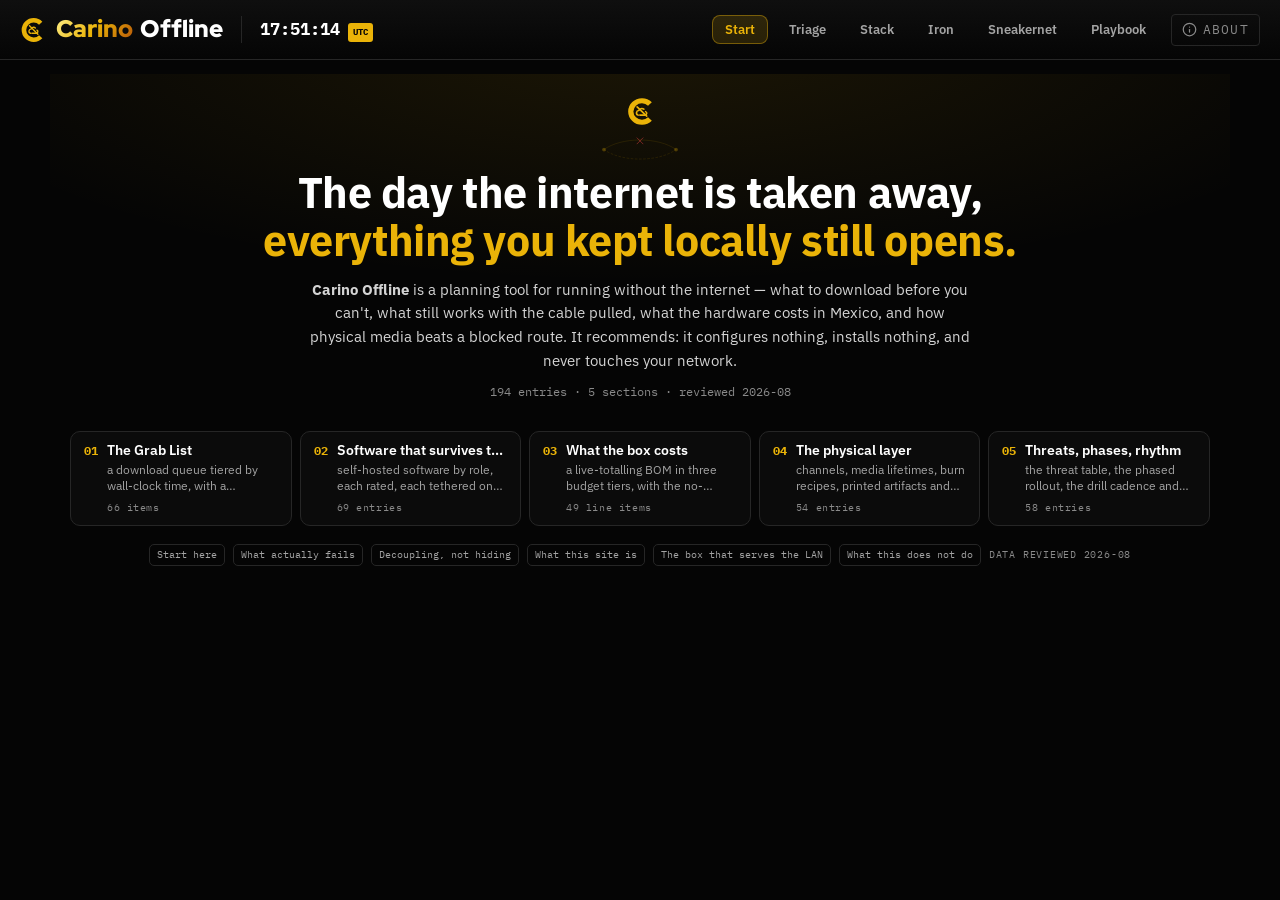
<file: index.html>
<!DOCTYPE html>
<html lang="en">
<head>
  <meta charset="UTF-8">
  <meta name="viewport" content="width=device-width, initial-scale=1.0">
  <link rel="icon" type="image/webp" href="logo.webp">
  <title>Carino Offline — intranet, sneakernet &amp; the offline stack</title>
  <!-- carino:head — generated by Carino-Systems/baseline/apply.py from sites.json; edit there, not here -->
  <meta name="description" content="What to download before you can&#x27;t, which software still works with the WAN cable pulled, what the hardware costs in Mexico, and how physical media beats a blocked route. Runs entirely in your browser, offline.">
  <meta name="carino:line" content="Plan for the day the internet goes away.">
  <link rel="canonical" href="https://offline.carino.systems/">
  <meta property="og:type" content="website">
  <meta property="og:site_name" content="Carino Systems">
  <meta property="og:title" content="Carino Offline">
  <meta property="og:description" content="What to download before you can&#x27;t, which software still works with the WAN cable pulled, what the hardware costs in Mexico, and how physical media beats a blocked route. Runs entirely in your browser, offline.">
  <meta property="og:url" content="https://offline.carino.systems/">
  <meta property="og:image" content="https://offline.carino.systems/og.jpg">
  <meta property="og:image:width" content="1200">
  <meta property="og:image:height" content="630">
  <meta property="og:image:alt" content="Carino Offline">
  <meta name="twitter:card" content="summary_large_image">
  <link rel="alternate" hreflang="en" href="https://offline.carino.systems/">
  <link rel="alternate" hreflang="es" href="https://offline.carino.systems/?lang=es">
  <link rel="alternate" hreflang="pt-BR" href="https://offline.carino.systems/?lang=pt-BR">
  <link rel="alternate" hreflang="ja" href="https://offline.carino.systems/?lang=ja">
  <link rel="alternate" hreflang="ru" href="https://offline.carino.systems/?lang=ru">
  <link rel="alternate" hreflang="x-default" href="https://offline.carino.systems/">
  <script type="application/json" id="carino-head-i18n">{"es": {"title": "Carino Offline — intranet, sneakernet y el stack sin conexión", "desc": "Qué descargar antes de que no puedas, qué software funciona sin WAN, cuánto cuesta el hardware en México y por qué el medio físico vence a una ruta bloqueada.", "line": "Prepárate para el día en que se vaya el internet."}, "pt-BR": {"title": "Carino Offline — intranet, sneakernet e o stack offline", "desc": "O que baixar enquanto dá, que software funciona sem WAN, quanto custa o hardware no México e como a mídia física vence uma rota bloqueada. Roda offline.", "line": "Prepare-se para o dia em que a internet cair."}, "ja": {"title": "Carino Offline — イントラネットとオフライン環境", "desc": "使えなくなる前に何を落とすか、WANなしで動くソフト、メキシコでのハードウェア価格、物理メディアが遮断経路に勝つ理由。ブラウザでオフライン動作。", "line": "インターネットが消える日に備える。"}, "ru": {"title": "Carino Offline — интранет, sneakernet и офлайн-стек", "desc": "Что скачать, пока не поздно, какой софт работает без WAN, сколько стоит оборудование в Мексике и почему носитель надёжнее блокировки. Работает офлайн.", "line": "Готовьтесь к дню, когда пропадёт интернет."}}</script>
  <script type="application/ld+json">{"@context": "https://schema.org", "@type": "WebApplication", "name": "Carino Offline", "url": "https://offline.carino.systems/", "description": "What to download before you can't, which software still works with the WAN cable pulled, what the hardware costs in Mexico, and how physical media beats a blocked route. Runs entirely in your browser, offline.", "operatingSystem": "Any (runs in a web browser)", "isAccessibleForFree": true, "author": {"@type": "Person", "name": "Miguel Cariño", "url": "https://carino.systems/"}}</script>
  <!-- /carino:head -->

  <!-- Theme before first paint, so neither theme flashes the other:
       ?theme=gold|color (review links; not stored) > carino-theme cookie
       (shared across *.carino.systems) > localStorage > Gold & Black. -->
  <meta name="theme-color" content="#050505" id="carinoThemeColor">
  <script>
  (function () {
    var d = document.documentElement, t = null;
    function pick(v) { return v === 'gold' ? 'gold' : (v === 'color' || v === 'colour') ? 'color' : null; }
    try { t = pick(new URLSearchParams(location.search).get('theme')); } catch (e) {}
    if (!t) { try { var m = document.cookie.match(/(?:^|;\s*)carino-theme=([^;]*)/); if (m) t = pick(decodeURIComponent(m[1])); } catch (e) {} }
    if (!t) { try { t = pick(localStorage.getItem('carino-theme')); } catch (e) {} }
    t = t || 'gold';
    d.setAttribute('data-carino-theme', t);
    var dark = d.getAttribute('data-theme') !== 'light' && window.matchMedia && matchMedia('(prefers-color-scheme: dark)').matches;
    var meta = document.getElementById('carinoThemeColor');
    if (meta) meta.content = t === 'gold' ? '#050505' : (dark ? '#0e1420' : '#eef3fc');
  })();
  </script>
  <link rel="stylesheet" href="fonts/carino-fonts.css">
  <link rel="stylesheet" href="carino-ui.css">

  <style>
    /* Tokens, base and the shared components (.landing-hero, .fchips,
       .src-line, .modal, .alert) come from carino-ui.css,
       linked above. Only Offline's extras are declared here. */
    :root{
      --primary-hover:#fbbf24;
      --border-glow:rgba(234,179,8,0.3);
    }
    a{text-decoration:none;}
    a:hover{color:var(--primary-hover);}
    button{font-family:inherit;}
    h2,h3,h4,h5{font-family:var(--display);}

    /* the page scrolls; each panel is a normal block in it */
    .wrap{max-width:1180px;width:100%;margin:0 auto;padding:14px 20px 8px;}
    @media(max-width:640px){.wrap{padding:12px 12px 6px;}}

    /* ── APP BAR: page header + search ── */
    .appbar{flex-shrink:0;display:flex;flex-direction:column;gap:8px;}
    .app-intro{display:flex;flex-direction:column;gap:3px;}
    .app-eyebrow{font-family:var(--mono);font-size:0.6rem;font-weight:700;letter-spacing:0.16em;
      text-transform:uppercase;color:var(--accent);}
    .app-title{margin:0;font-family:var(--display);font-weight:900;font-size:1.85rem;line-height:1.05;
      background:linear-gradient(130deg,#fef08a 0%,#eab308 48%,#b45309 100%);
      -webkit-background-clip:text;background-clip:text;-webkit-text-fill-color:transparent;}
    .app-desc{margin:1px 0 0;color:var(--text-sec);font-size:0.84rem;line-height:1.45;max-width:840px;
      display:-webkit-box;-webkit-line-clamp:2;-webkit-box-orient:vertical;overflow:hidden;}
    .app-desc b{color:var(--text);}
    @media(max-width:640px){.app-title{font-size:1.5rem;}.app-desc{font-size:0.8rem;}}
    /* ── FILTER BAR — carino-ui.css .fchips: chips first, then Find ── */
    .fchips{margin:10px -20px 12px;padding:10px 20px;min-height:46px;}
    @media(max-width:640px){.fchips{margin:8px -12px 10px;padding:9px 12px;}}
    /* CJK facet labels (段階, カテゴリー) would otherwise break one glyph per line in the nowrap strip */
    .fchip-lbl{white-space:nowrap;flex:none;}
    #chips{display:contents;}
    .find-chip .kbd{margin-left:4px;padding:0 5px;font-size:var(--fs-micro);}
    #q{width:240px;flex:none;padding:5px 10px;font-size:var(--fs-label);}
    #q:focus{outline:none;border-color:var(--accent);box-shadow:0 0 0 3px var(--accent-glow);}
    #q[hidden]{display:none;}
    @media(max-width:640px){#q{width:180px;}}

    /* ── SECTION TABS — relocated into the shared navbar (carino-navbar.js) ── */
    .tabs{display:flex;gap:6px;align-items:center;}
    .tab{display:flex;align-items:center;gap:7px;border:1px solid transparent;border-radius:8px;background:transparent;
      color:var(--text-sec);font-family:var(--sans);font-weight:600;font-size:0.82rem;padding:7px 12px;cursor:pointer;
      transition:0.13s;white-space:nowrap;line-height:1;}
    .tab:hover{color:var(--text);background:rgba(255,255,255,0.05);}
    .tab.active{color:var(--accent);background:var(--accent-glow);border-color:rgba(234,179,8,0.4);}
    .tab .tnum{font-family:var(--mono);font-size:0.6rem;font-weight:700;letter-spacing:0.1em;opacity:0.7;}
    .tab .tlead{font-family:var(--sans);font-weight:400;font-size:0.72rem;color:var(--text-muted);}
    /* inside the 60px navbar there's no room for the numbers / sub-labels */
    #carinoNav .tab .tnum,#carinoNav .tab .tlead{display:none;}
    #carinoNav .cn-actions{overflow-x:auto;scrollbar-width:none;}
    #carinoNav .cn-actions::-webkit-scrollbar{display:none;}
    @media(max-width:520px){#carinoNav .tab{padding:7px 9px;font-size:0.78rem;}}

    /* ── PANELS: exactly one visible; the page itself scrolls ── */
    .panel{display:none;}
    .panel.active{display:block;}

    /* rating legend: swatches only — the section description carries the words */
    .legend{display:flex;gap:12px;flex-wrap:wrap;font-family:var(--mono);font-size:0.62rem;color:var(--text-muted);}
    .legend .lg{white-space:nowrap;cursor:help;}

    /* ══ SUMMARY STRIP — one line carrying what four stat tiles used to ══ */
    .summary{display:flex;align-items:center;gap:16px;flex-wrap:wrap;margin-bottom:10px;
      border:1px solid var(--border-glow);border-radius:10px;background:var(--accent-faint);
      padding:8px 13px;font-family:var(--mono);font-variant-numeric:tabular-nums;}
    .sm-c{font-size:0.72rem;color:var(--text-muted);white-space:nowrap;}
    .sm-c b{color:var(--accent);font-size:0.92rem;font-weight:700;}
    .sm-of{color:var(--text-muted);font-weight:400;font-size:0.72rem;}
    .sm-k{font-size:var(--fs-micro);text-transform:uppercase;letter-spacing:0.09em;}
    .sm-bar{flex:1;min-width:70px;height:4px;border-radius:3px;background:var(--border);overflow:hidden;display:block;}
    .sm-pct{font-size:0.68rem;color:var(--accent);font-weight:700;}
    @media(max-width:620px){.sm-bar{display:none;}.summary{gap:11px;}}

    /* ══ POPUP MENU — keeps six rarely-pressed buttons off the screen ══ */
    .menu-wrap{position:relative;display:inline-flex;}
    .menu{position:absolute;top:calc(100% + 5px);left:0;z-index:60;min-width:186px;
      border:1px solid var(--border);border-radius:9px;background:var(--bg-elev);
      box-shadow:0 12px 32px rgba(0,0,0,0.55);padding:4px;display:flex;flex-direction:column;gap:2px;}
    .menu[hidden]{display:none;}
    .menu-i{text-align:left;border:none;background:transparent;color:var(--text-sec);cursor:pointer;
      font-family:var(--mono);font-size:0.7rem;padding:7px 10px;border-radius:6px;transition:0.12s;white-space:nowrap;}
    .menu-i:hover{background:var(--accent-glow);color:var(--accent);}
    .menu-i.danger:hover{background:rgba(239,68,68,0.14);color:var(--err);}

    /* ══ COMPACT ROW — the density primitive.
       One line: name, a one-clause gist, and the numbers you scan by. Prose,
       commands and caveats live in the detail dialog, not here. ══ */
    .row{display:grid;grid-template-columns:auto 1fr auto auto auto;align-items:center;gap:12px;
      padding:9px 12px;border:1px solid transparent;border-bottom-color:var(--border);
      cursor:pointer;transition:0.12s;min-width:0;}
    .row:hover{background:var(--accent-faint);border-color:var(--border-glow);border-radius:9px;}
    .row:focus-visible{outline:2px solid var(--accent);outline-offset:-2px;border-radius:9px;}
    .row.static{cursor:default;}
    .row.static:hover{background:transparent;border-color:transparent;border-bottom-color:var(--border);}
    .row input[type=checkbox]{width:16px;height:16px;accent-color:var(--accent);cursor:pointer;flex-shrink:0;margin:0;}
    .row-x{color:var(--err);font-size:0.8rem;width:16px;text-align:center;flex-shrink:0;}
    .row-main{display:flex;flex-direction:column;gap:2px;min-width:0;}
    .row-name{font-size:0.87rem;font-weight:600;color:var(--text);line-height:1.3;
      white-space:nowrap;overflow:hidden;text-overflow:ellipsis;}
    .row-sub{font-size:0.76rem;color:var(--text-sec);line-height:1.35;
      white-space:nowrap;overflow:hidden;text-overflow:ellipsis;}
    .row-cat{font-family:var(--mono);font-size:0.62rem;color:var(--text-muted);white-space:nowrap;}
    .row-num{font-family:var(--mono);font-size:0.72rem;color:var(--text);white-space:nowrap;
      text-align:right;min-width:52px;
      /* a long figure (Sneakernet NFC capacity, a Uses tag) ellipsises; the dialog has it whole */
      max-width:min(24ch,30vw);overflow:hidden;text-overflow:ellipsis;}
    .row-flag{color:var(--err);font-size:0.78rem;}
    .row.done .row-name{color:var(--text-muted);text-decoration:line-through;}
    .row.done .row-sub{color:var(--text-muted);}
    .row.wont{opacity:0.72;}
    .row.wont .row-name{color:var(--text-sec);}
    .row.tether{border-left:2px solid rgba(239,68,68,0.5);}
    .row.dim{opacity:0.34;}
    .row.phase.done .row-name{color:var(--ok);text-decoration:none;}
    .row.phase.wip .row-name{color:var(--accent);}
    .bar.mini{height:3px;margin-top:5px;max-width:220px;}
    @media(max-width:720px){
      .row{grid-template-columns:auto 1fr auto;gap:9px;padding:8px 10px;}
      .row-cat{display:none;}
      .row-num:last-child{display:none;}
    }

    /* ══ TILE — the stack grid. Same idea, laid out as a card grid. ══ */
    .tiles{display:grid;grid-template-columns:repeat(auto-fill,minmax(260px,1fr));gap:8px;}
    .tile{display:grid;grid-template-columns:auto 1fr;gap:9px;align-items:start;cursor:pointer;
      border:1px solid var(--border);border-radius:10px;background:var(--bg-card);padding:10px 12px;transition:0.12s;min-width:0;}
    .tile:hover{border-color:var(--border-glow);background:var(--accent-faint);transform:translateY(-1px);}
    .tile:focus-visible{outline:2px solid var(--accent);outline-offset:-2px;}
    .tile-dot{font-size:0.66rem;line-height:1.6;}
    .tile-main{display:flex;flex-direction:column;gap:2px;min-width:0;}
    .tile-name{font-size:0.85rem;font-weight:600;color:var(--text);line-height:1.3;
      white-space:nowrap;overflow:hidden;text-overflow:ellipsis;}
    .tile-sub{font-size:0.74rem;color:var(--text-sec);line-height:1.4;
      display:-webkit-box;-webkit-line-clamp:2;-webkit-box-orient:vertical;overflow:hidden;}

    /* sub-navigation inside a panel — one block on screen at a time */
    .seg.sub{margin-bottom:10px;}
    .seg.sub .seg-btn .sub{font-size:var(--fs-micro);opacity:0.7;}
    .lede{margin-bottom:11px;}
    .lede p{margin:0 0 8px;font-size:0.82rem;color:var(--text-sec);line-height:1.55;max-width:820px;}

    /* ══ DETAIL DIALOG — a native <dialog> wearing carino-ui.css .modal;
       carino-ui.js CarinoUI.modal runs Esc, ✕, backdrop and focus ══ */
    dialog#modal{max-width:min(620px,calc(100vw - 48px));max-height:calc(100dvh - 48px);margin:auto;}
    #modal .modal-head{align-items:flex-start;background:var(--accent-faint);}
    #modal .modal-title{text-transform:none;font-family:var(--sans);font-weight:800;letter-spacing:0;line-height:1.3;margin:0;}
    #modal .modal-body{padding:15px 17px 17px;}
    .d-p{margin:0 0 9px;font-size:0.83rem;color:var(--text-sec);line-height:1.6;}
    .d-p b{color:var(--text);}
    .d-lbl{font-family:var(--mono);font-size:var(--fs-micro);font-weight:700;text-transform:uppercase;
      letter-spacing:0.12em;color:var(--text-muted);margin:14px 0 6px;display:flex;gap:8px;align-items:baseline;}
    /* a count on the right of a label, the way .group-h carries one */
    .d-lbl .count{margin-left:auto;font-weight:400;letter-spacing:0.06em;color:var(--text-muted);}
    /* keys wrap past ~45% so a long task name (Playbook > Rhythm) cannot push the page sideways at 390px */
    .d-facts{display:grid;grid-template-columns:fit-content(45%) minmax(0,1fr);gap:5px 14px;margin:12px 0 4px;
      font-family:var(--mono);font-size:0.73rem;line-height:1.5;}
    .d-facts.tight{margin:0;}
    .d-k{color:var(--text-muted);overflow-wrap:anywhere;}
    .d-v{color:var(--text);overflow-wrap:anywhere;}
    .d-foot{display:flex;gap:8px;align-items:center;flex-wrap:wrap;margin-top:13px;
      padding-top:11px;border-top:1px solid var(--border);}
    @media(max-width:640px){dialog#modal{max-width:calc(100vw - 24px);max-height:calc(100dvh - 24px);}}

    /* ── LOAD FAILURE — carino-ui.css .alert.err, naming the file ── */
    #loadErr{margin-top:10px;}
    #loadErr[hidden],#loadErr.hidden{display:none;}

    /* ══ CONTROL SURFACES ══ */
    .ctl{display:flex;gap:10px;flex-wrap:wrap;align-items:center;}
    .ctl-lbl{font-family:var(--mono);font-size:var(--fs-micro);font-weight:700;text-transform:uppercase;
      letter-spacing:0.12em;color:var(--text-muted);white-space:nowrap;}

    /* segmented control — time budget, iron tier, sneakernet channel */
    .seg{display:inline-flex;gap:4px;padding:4px;border:1px solid var(--border);border-radius:10px;
      background:var(--bg-elev);flex-wrap:wrap;}
    .seg-btn{border:1px solid transparent;border-radius:7px;background:transparent;color:var(--text-sec);
      font-family:var(--mono);font-size:0.68rem;font-weight:600;padding:6px 11px;cursor:pointer;
      white-space:nowrap;transition:0.13s;display:inline-flex;align-items:center;gap:7px;line-height:1.2;}
    .seg-btn:hover{color:var(--text);background:rgba(255,255,255,0.05);}
    .seg-btn.active{color:var(--accent);background:var(--accent-glow);border-color:rgba(234,179,8,0.4);}
    .seg-btn .sub{font-size:var(--fs-micro);font-weight:400;color:var(--text-muted);letter-spacing:0.04em;}
    .seg-btn.active .sub{color:var(--accent);opacity:0.75;}
    .seg-btn .rec{font-size:0.5rem;font-weight:700;text-transform:uppercase;letter-spacing:0.09em;
      color:var(--accent);border:1px solid var(--border-glow);border-radius:4px;padding:2px 5px;}

    /* buttons are carino-ui.css .btn / .btn-primary */

    /* ══ BADGES ══ (.tag kept as an alias of .badge — same rules, either name works) */
    .badge,.tag{font-family:var(--mono);font-size:var(--fs-micro);font-weight:700;text-transform:uppercase;
      letter-spacing:0.06em;padding:4px 8px;border-radius:5px;border:1px solid var(--border);
      color:var(--text-sec);white-space:nowrap;display:inline-flex;align-items:center;gap:5px;line-height:1.2;}
    .badge.ok,.tag.ok{color:var(--ok);border-color:rgba(34,197,94,0.4);background:rgba(34,197,94,0.06);}
    .badge.info,.tag.info{color:var(--info);border-color:rgba(56,189,248,0.4);background:rgba(56,189,248,0.06);}
    .badge.warn,.tag.warn{color:var(--warn);border-color:rgba(234,179,8,0.4);background:var(--accent-faint);}
    .badge.danger,.tag.danger{color:var(--err);border-color:rgba(239,68,68,0.45);background:rgba(239,68,68,0.07);}
    .badge.accent,.tag.accent{color:var(--accent);border-color:var(--border-glow);background:var(--accent-faint);}
    .badge.big{font-size:0.64rem;padding:5px 10px;}

    /* text-colour utilities for data-driven states (likelihood, severity, ratings) */
    .t-ok{color:var(--ok);} .t-info{color:var(--info);} .t-warn{color:var(--warn);}
    .t-danger{color:var(--err);} .t-dim{color:var(--text-muted);} .t-mut{color:var(--text-sec);}
    .t-accent{color:var(--accent);}
    .num{font-family:var(--mono);font-variant-numeric:tabular-nums;}

    /* ══ GROUPS / GRIDS / CARDS ══ */
    .group{margin-bottom:20px;}
    .group-h{display:flex;align-items:baseline;gap:10px;margin:0 0 10px;font-family:var(--mono);font-size:0.62rem;
      font-weight:700;text-transform:uppercase;letter-spacing:0.14em;color:var(--accent);
      border-bottom:1px solid var(--border);padding-bottom:6px;}
    .group-h .count{margin-left:auto;color:var(--text-muted);font-weight:400;letter-spacing:0.06em;}
    .group-h .lead{color:var(--text-muted);font-weight:400;letter-spacing:0.04em;text-transform:none;font-size:0.66rem;}

    /* offline rating drives the tile's left edge — visible before you read a word */
    .tile.rate-full{border-left:2px solid var(--ok);}
    .tile.rate-sync{border-left:2px solid var(--info);}
    .tile.rate-tethered{border-left:2px solid var(--err);}

    /* label/value pairs inside cards and detail blocks */

    /* ── ALTS: the "if you can't get it, get this" row ── */
    .alts{display:flex;gap:5px;flex-wrap:wrap;}
    .alt{font-family:var(--mono);font-size:0.62rem;color:var(--text-sec);border:1px solid var(--border);
      border-radius:5px;padding:2px 7px;}
    /* the same pill used as a button — Start's premise and limits blocks */
    button.alt{background:transparent;cursor:pointer;line-height:1.6;transition:0.13s;}
    button.alt:hover{color:var(--accent);border-color:var(--accent);background:var(--accent-faint);}

    /* ══ HERO ══ the landing screen, built like the PACS one: the mark, the
       motif under it, the two-line headline, one paragraph and the counts.
       Static markup rather than app.js output: it is translated like the
       fleet's other landing pages, and it still says something when
       data/start.json fails to load. */
    /* The landing hero (carino-ui.css .landing-hero) is Start's page header;
       on every other panel the app bar's own title takes its place. */
    .landing-hero{display:none;margin:0 -20px;}
    body.is-start .landing-hero{display:block;}
    body.is-start .app-intro{display:none;}
    @media(max-width:640px){.landing-hero{margin:0 -12px;}}

    /* ── THE MOTIF: two routes, one blocked ──
       The lede's last claim, animated: a blocked route loses to physical media.
       A packet leaves the left node along the top route, dies at the cut, and
       nothing arrives. Then one leaves along the bottom route — drawn dashed,
       because that route is a disc in a bag — and the right node lights up.

       One 5s cycle drives all of it: the two pulses share the timeline and are
       separated by animation-delay written into their own keyframes, so there
       is no JS and nothing to keep in sync. Both paths carry pathLength="100",
       which makes every offset below a percentage of the route regardless of
       what the curve actually measures. */
    .lh-motif{aspect-ratio:240 / 72;}
    .lh-motif .trace{fill:none;stroke:var(--accent);stroke-width:2;opacity:0.14;
      stroke-linecap:round;}
    /* the physical route reads as physical before anything moves */
    .lh-motif .wire{stroke-dasharray:5 6;}
    .lh-motif .node{fill:var(--accent);opacity:0.28;}
    .lh-motif .cut{stroke:var(--err);stroke-width:2;opacity:0.6;stroke-linecap:round;}
    .lh-motif .pulse{fill:none;stroke:var(--accent);stroke-width:2.8;stroke-linecap:round;
      stroke-dasharray:14 86;opacity:0;}
    .lh-motif .p-blocked{animation:ohero-blocked 5s linear infinite;}
    .lh-motif .p-carried{animation:ohero-carried 5s linear infinite;}
    .lh-motif .n-dest{animation:ohero-arrive 5s linear infinite;}

    /* out of the source, and dead at the cut half way along */
    @keyframes ohero-blocked{
      0%{stroke-dashoffset:14;opacity:0;}
      3%{opacity:0.95;}
      22%{stroke-dashoffset:-36;opacity:0.95;}
      27%,100%{stroke-dashoffset:-36;opacity:0;}
    }
    /* then the same trip by hand, the whole way */
    @keyframes ohero-carried{
      0%,34%{stroke-dashoffset:14;opacity:0;}
      37%{opacity:0.95;}
      72%{stroke-dashoffset:-86;opacity:0.95;}
      80%,100%{stroke-dashoffset:-86;opacity:0;}
    }
    /* and only then does the far end have it */
    @keyframes ohero-arrive{
      0%,68%{opacity:0.28;}
      76%,88%{opacity:1;}
      96%,100%{opacity:0.28;}
    }
    /* Reduced motion still has to make the point, so it keeps the frame the
       animation exists for: a packet stopped at the cut, another part-way down
       the route that works. */
    @media(prefers-reduced-motion:reduce){
      .lh-motif .p-blocked,.lh-motif .p-carried,.lh-motif .n-dest{animation:none;}
      .lh-motif .p-blocked{opacity:0.95;stroke-dashoffset:-36;}
      .lh-motif .p-carried{opacity:0.95;stroke-dashoffset:-36;}
    }
    /* Start has no facets: the bar (and its Find) belongs to the five tool
       panels. A ?q= in the URL still routes and renders on Start. */
    body.is-start .fchips{display:none;}
    /* one centred row under the five ways in, the way the PACS chips sit */
    .start-chips{justify-content:center;align-items:center;gap:8px;margin-top:18px;}
    .start-chips .start-stamp{font-family:var(--mono);font-size:var(--fs-micro);
      letter-spacing:0.08em;text-transform:uppercase;}

    /* ══ START PANEL ══ five cards and a chip row; everything else is a dialog.
       The rules that used to squeeze this panel's rows and labels into a
       1400x900 laptop are gone with the rows they squeezed. */
    .start-tiles{grid-template-columns:repeat(auto-fill,minmax(205px,1fr));}
    .start-card{padding:10px 13px;}
    .start-card .tile-dot{font-family:var(--mono);font-size:0.72rem;font-weight:700;line-height:1.5;}
    .start-card .tile-n{font-size:0.6rem;letter-spacing:0.06em;margin-top:3px;}
    /* the numbered route now renders inside the dialog */
    .start-step .step-n{font-family:var(--mono);font-size:0.6rem;font-weight:700;color:var(--accent);
      border:1px solid var(--border-glow);border-radius:5px;padding:2px 6px;line-height:1;}

    /* ══ COPYABLE CODE ══ the install line, the burn command, the rsync invocation */
    .code,code.copy{position:relative;display:block;font-family:var(--mono);font-size:0.72rem;line-height:1.6;
      color:var(--text);background:var(--bg);border:1px solid var(--border);border-radius:8px;
      padding:9px 60px 9px 11px;white-space:pre-wrap;word-break:break-word;cursor:pointer;transition:0.14s;}
    .code:hover,code.copy:hover{border-color:var(--border-glow);}
    .code::after,code.copy::after{content:'copy';position:absolute;top:7px;right:9px;font-size:var(--fs-micro);
      font-weight:700;letter-spacing:0.1em;text-transform:uppercase;color:var(--text-muted);}
    .code:hover::after,code.copy:hover::after{color:var(--accent);}
    .code.copied::after,code.copy.copied::after{content:'copied';color:var(--ok);}
    /* app.js stamps the translated label on each block (data-cl / data-cld) */
    .code[data-cl]::after{content:attr(data-cl);}
    .code.copied[data-cld]::after{content:attr(data-cld);}
    /* the longer ja/ru labels need a wider right gutter so they never sit on the command */
    html:lang(ja) .code{padding-right:72px;}
    html:lang(ru) .code{padding-right:92px;}
    .code .cm{color:var(--text-muted);}   /* shell comment lines inside a recipe */
    .copybtn{font-family:var(--mono);font-size:var(--fs-micro);font-weight:700;letter-spacing:0.1em;
      text-transform:uppercase;color:var(--text-muted);background:transparent;border:1px solid var(--border);
      border-radius:5px;padding:3px 7px;cursor:pointer;transition:0.14s;}
    .copybtn:hover{color:var(--accent);border-color:var(--accent);}
    .copybtn.copied{color:var(--ok);border-color:rgba(34,197,94,0.4);}

    /* ══ TABLES ══ threat model, media, cadence, breaks */
    .tblwrap{overflow-x:auto;border:1px solid var(--border);border-radius:11px;background:var(--bg-card);
      scrollbar-width:thin;scrollbar-color:var(--border) transparent;}
    .tblwrap::-webkit-scrollbar{height:8px;}
    .tblwrap::-webkit-scrollbar-thumb{background:var(--border);border-radius:4px;}
    table.tbl{border-collapse:collapse;width:100%;min-width:560px;font-size:0.79rem;}
    .tbl th{font-family:var(--mono);font-size:var(--fs-micro);font-weight:700;text-transform:uppercase;
      letter-spacing:0.1em;color:var(--accent);text-align:left;padding:9px 12px;
      border-bottom:1px solid var(--border);background:var(--accent-faint);white-space:nowrap;
      position:sticky;top:0;z-index:1;}
    .tbl td{padding:9px 12px;border-bottom:1px solid var(--border);color:var(--text-sec);
      line-height:1.5;vertical-align:top;}
    .tbl tbody tr:last-child td{border-bottom:none;}
    .tbl tbody tr:hover td{background:rgba(255,255,255,0.02);}
    .tbl td b,.tbl td strong{color:var(--text);font-weight:600;}
    .tbl td.num,.tbl th.num{font-family:var(--mono);text-align:right;white-space:nowrap;
      font-variant-numeric:tabular-nums;}
    .tbl td.key{color:var(--text);font-weight:600;white-space:nowrap;}

    .escape{margin-top:6px;font-size:0.74rem;line-height:1.5;color:#fca5a5;
      border-left:2px solid rgba(239,68,68,0.5);padding-left:9px;}
    .escape b{color:#fecaca;}

    /* ══ TIER ACCORDIONS ══ */
    .tier{border:1px solid var(--border);border-radius:12px;background:var(--bg-elev);
      margin-bottom:12px;overflow:hidden;}
    .tier-h{display:flex;align-items:center;gap:10px;width:100%;text-align:left;border:0;
      border-bottom:1px solid var(--border);background:var(--accent-faint);color:inherit;
      padding:11px 14px;cursor:pointer;transition:0.14s;}
    .tier-h:hover{background:var(--accent-glow);}
    .tier-name{font-family:var(--display);font-weight:700;font-size:0.98rem;}
    .tier-lead{font-family:var(--sans);font-weight:400;font-size:0.75rem;color:var(--text-sec);
      white-space:nowrap;overflow:hidden;text-overflow:ellipsis;min-width:0;flex:1;}
    .tier-meta{margin-left:auto;font-family:var(--mono);font-size:0.62rem;color:var(--text-muted);
      white-space:nowrap;font-variant-numeric:tabular-nums;}
    .tier-body{padding:2px 10px 6px;}
    .tier.collapsed .tier-body{display:none;}
    .tier.collapsed .tier-h{border-bottom:none;}
    .tier.wont{border-color:rgba(239,68,68,0.35);}
    .tier.wont .tier-h{background:rgba(239,68,68,0.07);border-color:rgba(239,68,68,0.25);}
    .tier.wont .tier-h:hover{background:rgba(239,68,68,0.11);}
    .tier.wont .tier-name{color:#fca5a5;}

    /* ══ SUMMARY / READINESS ══ */
    #grabSummary{flex-shrink:0;border:1px solid var(--border-glow);border-radius:12px;
      background:var(--accent-faint);padding:12px 14px;margin-bottom:13px;
      display:flex;flex-direction:column;gap:11px;}

    .bar{height:8px;border-radius:5px;background:var(--bg);border:1px solid var(--border);overflow:hidden;}
    .bar-fill{display:block;height:100%;width:0;border-radius:4px;transition:width 0.3s ease;
      background:linear-gradient(90deg,#b45309,#eab308 62%,#fef08a);}

    /* running total strip for the hardware tiers */
    #ironTotal{flex-shrink:0;display:flex;gap:14px;flex-wrap:wrap;align-items:baseline;
      border:1px solid var(--border-glow);border-radius:11px;background:var(--accent-faint);
      padding:11px 14px;margin-bottom:13px;font-family:var(--mono);font-variant-numeric:tabular-nums;}
    #ironTotal .big{font-size:1.3rem;font-weight:700;color:var(--accent);}
    #ironTotal .sub{font-size:0.7rem;color:var(--text-sec);}
    #ironTotal .lbl{font-size:var(--fs-micro);font-weight:700;text-transform:uppercase;letter-spacing:0.11em;color:var(--text-muted);}

    .tl-exit{margin-top:9px;font-family:var(--mono);font-size:0.66rem;line-height:1.5;color:var(--accent);
      border:1px solid var(--border-glow);border-radius:8px;background:var(--accent-faint);padding:7px 10px;}
    .tl-exit b{color:var(--text);}

    /* task checklist inside a phase */
    .task{display:flex;gap:9px;align-items:flex-start;font-size:0.79rem;color:var(--text-sec);
      line-height:1.5;padding:4px 0;cursor:pointer;}
    .task:hover{color:var(--text);}
    .task.done{color:var(--text-muted);text-decoration:line-through;text-decoration-color:var(--border);}

    /* ══ NUMBERED RECIPES (sneakernet) ══ */
    .steps{list-style:none;counter-reset:step;margin:0;padding:0;}
    .step{position:relative;counter-increment:step;padding:0 0 0 30px;margin-bottom:11px;}
    .step::before{content:counter(step,decimal-leading-zero);position:absolute;left:0;top:1px;
      font-family:var(--mono);font-size:0.6rem;font-weight:700;color:var(--accent);
      border:1px solid var(--border-glow);border-radius:5px;padding:2px 5px;line-height:1;}
    .step-t{font-size:0.82rem;color:var(--text);line-height:1.5;margin-bottom:5px;}
    .step-t .why{color:var(--text-sec);}

    /* short prose blocks: principles, uses, artifacts */

    /* rules / non-negotiables list */
    .rules{list-style:none;margin:0;padding:0;counter-reset:rule;}
    .rules li{position:relative;counter-increment:rule;padding:9px 0 9px 32px;
      border-bottom:1px solid var(--border);font-size:0.81rem;color:var(--text-sec);line-height:1.55;}
    .rules li:last-child{border-bottom:none;}
    .rules li::before{content:counter(rule);position:absolute;left:0;top:9px;font-family:var(--mono);
      font-size:0.6rem;font-weight:700;color:var(--accent);border:1px solid var(--border-glow);
      border-radius:5px;padding:2px 6px;line-height:1;}
    .rules li b{color:var(--text);}

    /* ══ EMPTY / HIDDEN ══ */
    .empty{text-align:center;color:var(--text-muted);font-family:var(--mono);font-size:0.76rem;
      line-height:1.6;padding:32px 16px;border:1px dashed var(--border);border-radius:11px;}
    .empty b{color:var(--text-sec);}
    .hidden{display:none!important;}
    [hidden]{display:none!important;}

    /* a bordered mount with nothing in it reads as a broken box, and these two
       stay empty on the data-failure path */
    #grabSummary:empty,#ironTotal:empty{display:none;}

    /* ── mount-point spacing: set here so app.js never has to think about layout ── */
    #grabControls,#stackControls{flex-shrink:0;margin-bottom:12px;display:flex;gap:11px;
      flex-wrap:wrap;align-items:center;}
    #ironTiers,#sneakChannels{flex-shrink:0;margin-bottom:12px;display:flex;gap:11px;
      flex-wrap:wrap;align-items:center;}
    #grabTiers,#stackGrid,#ironGroups,#sneakBody,#startBody{flex-shrink:0;}
    #ironRules{margin-top:18px;}
    /* a group's pointer at the fleet tool answering the neighbouring question */
    .group-see{margin:-4px 0 8px;font-family:var(--mono);font-size:0.66rem;line-height:1.4;}

      /* the source line every row and dialog ends in (carino-ui.css .src-line) */
    .row-main .src-line,.tile-main .src-line{font-size:var(--fs-micro);gap:2px 6px;margin-top:2px;}
    .src-line .src-ed{color:var(--text-sec);}
</style>
  <!-- Colourful theme + the switch; nothing applies until data-carino-theme="color". -->
  <link rel="stylesheet" href="carino-theme.css">
  <style>
    /* the hero mark in both colourings; the theme picks one */
    .mark.mk-color, :root[data-carino-theme="color"] .mark.mk-gold { display: none; }
    :root[data-carino-theme="color"] .mark.mk-color { display: block; }
    /* Colourful: carino-theme.css remaps the tokens, so everything that reads
       one follows; these are the values written for black. */
    :root[data-carino-theme="color"] { --primary-hover: var(--ct-accent-strong); --border-glow: var(--accent-dim); }
    :root[data-carino-theme="color"] body { background-image: var(--stage-grad); }
    :root[data-carino-theme="color"] .app-title { background: none; -webkit-text-fill-color: currentColor; color: var(--text); }
    :root[data-carino-theme="color"] .tab:hover, :root[data-carino-theme="color"] .seg-btn:hover { background: var(--ct-hover); }
    :root[data-carino-theme="color"] .tab.active, :root[data-carino-theme="color"] .seg-btn.active { border-color: var(--accent-dim); }
    :root[data-carino-theme="color"] .menu { box-shadow: var(--ct-shadow-2); }
    :root[data-carino-theme="color"] .tbl tbody tr:hover td { background: var(--ct-hover); }
    :root[data-carino-theme="color"] .escape, :root[data-carino-theme="color"] .escape b, :root[data-carino-theme="color"] .tier.wont .tier-name { color: var(--err); }
  </style>
</head>
<body>
<!-- Key words: the navbar shows them, translated, under its Language tab. -->
<ul data-carino-words hidden>
  <li>Where to begin</li>
  <li>Triage</li>
  <li>Stack</li>
  <li>Iron</li>
  <li>Sneakernet</li>
  <li>Playbook</li>
</ul>


  <div class="wrap" role="main">

    <!-- Section tabs — carino-navbar.js relocates this into the shared top navbar. -->
    <nav class="tabs" data-carino-actions role="tablist">
      <button class="tab active" id="tab-start" data-panel="start" data-priority="1" role="tab" aria-controls="panel-start" aria-selected="true"><span class="tnum">00</span> <span data-i18n>Start</span> <span class="tlead" data-i18n>what this is</span></button>
      <button class="tab" id="tab-grab" data-panel="grab" role="tab" aria-controls="panel-grab" aria-selected="false"><span class="tnum">01</span> <span data-i18n>Triage</span> <span class="tlead" data-i18n>the grab list</span></button>
      <button class="tab" id="tab-stack" data-panel="stack" role="tab" aria-controls="panel-stack" aria-selected="false"><span class="tnum">02</span> <span data-i18n>Stack</span> <span class="tlead" data-i18n>software</span></button>
      <button class="tab" id="tab-iron" data-panel="iron" role="tab" aria-controls="panel-iron" aria-selected="false"><span class="tnum">03</span> <span data-i18n>Iron</span> <span class="tlead" data-i18n>hardware &amp; cost</span></button>
      <button class="tab" id="tab-sneak" data-panel="sneak" role="tab" aria-controls="panel-sneak" aria-selected="false"><span class="tnum">04</span> <span data-i18n>Sneakernet</span> <span class="tlead" data-i18n>physical layer</span></button>
      <button class="tab" id="tab-plan" data-panel="plan" role="tab" aria-controls="panel-plan" aria-selected="false"><span class="tnum">05</span> <span data-i18n>Playbook</span> <span class="tlead" data-i18n>threats &amp; phases</span></button>
    </nav>

    <!-- ══════════ HERO (Start only) ══════════
         carino-ui.css .landing-hero. app.js shows it with body.is-start and
         hides it while a ?q= search lists hits from all five files. -->
    <header class="landing-hero" id="startHero">
      <div class="lh-wrap">
        <div class="lh-mark" aria-hidden="true">
          <img class="mark mk-gold" src="logo.svg" alt="" width="100" height="100">
          <img class="mark mk-color" src="logo-color.svg" alt="" width="100" height="100">
          <!-- Two routes between the same two points. The top one is cut; the
               bottom one is dashed because it is a disc in a bag. Each route is
               drawn twice — a faint trace and a bright pulse over it. -->
          <svg class="lh-motif" viewBox="0 0 240 72" preserveAspectRatio="xMidYMid meet">
            <path class="trace" d="M 24 36 C 70 2 170 2 216 36" />
            <path class="trace wire" d="M 24 36 C 70 70 170 70 216 36" />
            <path class="cut" d="M112 5 L128 21 M128 5 L112 21" />
            <circle class="node" cx="24" cy="36" r="5" />
            <circle class="node n-dest" cx="216" cy="36" r="5" />
            <path class="pulse p-blocked" pathLength="100" d="M 24 36 C 70 2 170 2 216 36" />
            <path class="pulse p-carried" pathLength="100" d="M 24 36 C 70 70 170 70 216 36" />
          </svg>
        </div>
        <h1><span data-i18n>The day the internet is taken away,</span><br><span class="gold" data-i18n>everything you kept locally still opens.</span></h1>
        <p class="lh-lede" data-i18n-html><b>Carino Offline</b> is a planning tool for running without the internet — what to download before you can't, what still works with the cable pulled, what the hardware costs in Mexico, and how physical media beats a blocked route. It recommends: it configures nothing, installs nothing, and never touches your network.</p>
        <p class="lh-stats" id="heroStats">&nbsp;</p>
      </div>
    </header>

    <!-- ══════════ APP BAR ══════════ -->
    <div class="appbar">
      <div class="app-intro">
        <!-- Defaults are the site-level header; app.js overwrites them per active section. -->
        <span class="app-eyebrow" id="appEyebrow" data-i18n>00 — Start</span>
        <h1 class="app-title" id="appTitle" data-i18n>Where to begin</h1>
        <p class="app-desc" id="appDesc" data-i18n-html>Five editable data files behind one plan: <b>what to download</b>, what to run, what to buy, how to move it physically, and what still breaks. Pick a section, or search all five at once — this page recommends, it configures nothing.</p>
      </div>
    </div>
    <!-- filter bar: chips first (app.js rebuilds #chips for the active panel),
         then Find — a chip that opens into the field, or the "/" key -->
    <div class="fchips" role="toolbar">
      <span id="chips"></span>
      <button type="button" class="fchip find-chip" id="findChip"><span data-i18n>Find</span> <span class="kbd">/</span></button>
      <input id="q" class="input" type="search" spellcheck="false" autocomplete="off" hidden placeholder="Search all five sections — a tool, a disc, a threat, a line item…">
      <span class="fchips-count" id="shownCount"></span>
    </div>

    <!-- shown only when a data file fails to load; app.js names the file -->
    <div id="loadErr" class="alert err" role="alert" hidden></div>

    <!-- ══════════ PANELS (one visible at a time) ══════════ -->
    <div class="panels">

      <!-- 00 · START — the default panel; app.js renders the rest into #startBody -->
      <div class="panel active" id="panel-start" role="tabpanel" aria-labelledby="tab-start">

        <div id="startBody"></div>
      </div>

      <!-- 01 · TRIAGE -->
      <div class="panel" id="panel-grab" role="tabpanel" aria-labelledby="tab-grab">
        <div id="grabControls"></div>
        <div id="grabSummary"></div>
        <div id="grabTiers"></div>
        <div id="grabEmpty" class="empty hidden" data-i18n>Nothing in the grab list matches that search.</div>
      </div>

      <!-- 02 · STACK -->
      <div class="panel" id="panel-stack" role="tabpanel" aria-labelledby="tab-stack">
        <div id="stackControls"></div>
        <div id="stackGrid"></div>
        <div id="stackEmpty" class="empty hidden" data-i18n>No software matches that search.</div>
      </div>

      <!-- 03 · IRON -->
      <div class="panel" id="panel-iron" role="tabpanel" aria-labelledby="tab-iron">
        <div id="ironTiers"></div>
        <div id="ironTotal"></div>
        <div id="ironGroups"></div>
        <div id="ironEmpty" class="empty hidden" data-i18n>No line item in this tier matches that search.</div>
        <div id="ironRules"></div>
      </div>

      <!-- 04 · SNEAKERNET -->
      <div class="panel" id="panel-sneak" role="tabpanel" aria-labelledby="tab-sneak">
        <div id="sneakChannels"></div>
        <div id="sneakSub"></div>
        <div id="sneakBody"></div>
        <div id="sneakEmpty" class="empty hidden" data-i18n>Nothing on this channel matches that search.</div>
      </div>

      <!-- 05 · PLAYBOOK -->
      <div class="panel" id="panel-plan" role="tabpanel" aria-labelledby="tab-plan">
        <div id="planSub"></div>
        <div id="planBody"></div>
      </div>

    </div>

  </div>

  <div data-carino-about hidden>
    <p id="footLine">Runs entirely in your browser. Every entry links to its source.</p>
    <p><a href="https://github.com/MiguelCarino/Offline/issues" target="_blank" rel="noopener" data-i18n>Report a dead link</a></p>
  </div>

  <!-- Detail dialog (carino-ui.css .modal). Rows stay short; everything else
       opens in here, and #<kind>/<id> links straight to it. -->
  <dialog id="modal" class="modal" aria-labelledby="modalTitle">
    <div class="modal-head">
      <h3 class="modal-title" id="modalTitle"></h3>
      <button id="modalClose" class="modal-x" type="button" data-close aria-label="Close">✕</button>
    </div>
    <div class="modal-body" id="modalBody"></div>
  </dialog>

  <script src="carino-ui.js" defer></script>
  <script src="app.js" defer></script>
  <script src="carino-navbar.js" data-app="Offline" data-repo="Offline" data-license="AGPL-3.0" defer></script>
  <script src="carino-theme.js" data-mark="logo.svg" data-mark-color="logo-color.svg" defer></script>
  <script src="carino-lang.js" defer></script>
  <script src="i18n.js" defer></script>
</body>
</html>
</file>
<file: fonts/carino-fonts.css>
/* Carino brand fonts — self-hosted (IBM Plex Mono/Sans + Red Hat Display), latin + latin-ext + cyrillic.
   Generated from upstream OFL sources; replaces the Google Fonts <link>.
   Licences and required copyright notices: ./OFL.txt (SIL OFL 1.1).

   PRUNED FOR THIS SITE. The fleet copy of this file declares every weight of
   all three families in all three ranges — 33 files, 526 KB — and a site about
   surviving on a slow link had no business shipping 405 KB of faces it never
   draws a glyph with. What is left is exactly what index.html asks for:
   Mono 400/600/700, Sans 400/600/700, Red Hat Display 700/800/900.

   Sans and Red Hat Display keep only the `latin` range. Every string this site
   ships — the interface in five languages and the data files, which stay
   English on purpose — was scanned for U+0100–024F and there is not one such
   character, so those latin-ext faces could never have been requested. Mono
   keeps latin-ext because the search box is Mono and a visitor typing a Polish
   or Czech name into it is the one path that reaches the range. Cyrillic stays
   for the Russian interface.

   So: adding a font-weight of 300 or 500 anywhere, or a heading in Red Hat
   Display 400, silently falls back to a system face. Add the weight back here
   and to fonts/ together, or do not use it. */
@font-face {
  font-family: 'IBM Plex Mono';
  font-style: normal;
  font-weight: 400;
  font-display: swap;
  src: url(./IBMPlexMono-400-latin-ext.woff2) format('woff2');
  unicode-range: U+0100-02BA, U+02BD-02C5, U+02C7-02CC, U+02CE-02D7, U+02DD-02FF, U+0304, U+0308, U+0329, U+1D00-1DBF, U+1E00-1E9F, U+1EF2-1EFF, U+2020, U+20A0-20AB, U+20AD-20C0, U+2113, U+2C60-2C7F, U+A720-A7FF;
}
/* latin */
@font-face {
  font-family: 'IBM Plex Mono';
  font-style: normal;
  font-weight: 400;
  font-display: swap;
  src: url(./IBMPlexMono-400-latin.woff2) format('woff2');
  unicode-range: U+0000-00FF, U+0131, U+0152-0153, U+02BB-02BC, U+02C6, U+02DA, U+02DC, U+0304, U+0308, U+0329, U+2000-206F, U+20AC, U+2122, U+2191, U+2193, U+2212, U+2215, U+FEFF, U+FFFD;
}
/* latin-ext */
@font-face {
  font-family: 'IBM Plex Mono';
  font-style: normal;
  font-weight: 600;
  font-display: swap;
  src: url(./IBMPlexMono-600-latin-ext.woff2) format('woff2');
  unicode-range: U+0100-02BA, U+02BD-02C5, U+02C7-02CC, U+02CE-02D7, U+02DD-02FF, U+0304, U+0308, U+0329, U+1D00-1DBF, U+1E00-1E9F, U+1EF2-1EFF, U+2020, U+20A0-20AB, U+20AD-20C0, U+2113, U+2C60-2C7F, U+A720-A7FF;
}
/* latin */
@font-face {
  font-family: 'IBM Plex Mono';
  font-style: normal;
  font-weight: 600;
  font-display: swap;
  src: url(./IBMPlexMono-600-latin.woff2) format('woff2');
  unicode-range: U+0000-00FF, U+0131, U+0152-0153, U+02BB-02BC, U+02C6, U+02DA, U+02DC, U+0304, U+0308, U+0329, U+2000-206F, U+20AC, U+2122, U+2191, U+2193, U+2212, U+2215, U+FEFF, U+FFFD;
}
/* latin-ext */
@font-face {
  font-family: 'IBM Plex Mono';
  font-style: normal;
  font-weight: 700;
  font-display: swap;
  src: url(./IBMPlexMono-700-latin-ext.woff2) format('woff2');
  unicode-range: U+0100-02BA, U+02BD-02C5, U+02C7-02CC, U+02CE-02D7, U+02DD-02FF, U+0304, U+0308, U+0329, U+1D00-1DBF, U+1E00-1E9F, U+1EF2-1EFF, U+2020, U+20A0-20AB, U+20AD-20C0, U+2113, U+2C60-2C7F, U+A720-A7FF;
}
/* latin */
@font-face {
  font-family: 'IBM Plex Mono';
  font-style: normal;
  font-weight: 700;
  font-display: swap;
  src: url(./IBMPlexMono-700-latin.woff2) format('woff2');
  unicode-range: U+0000-00FF, U+0131, U+0152-0153, U+02BB-02BC, U+02C6, U+02DA, U+02DC, U+0304, U+0308, U+0329, U+2000-206F, U+20AC, U+2122, U+2191, U+2193, U+2212, U+2215, U+FEFF, U+FFFD;
}
/* latin */
@font-face {
  font-family: 'IBM Plex Sans';
  font-style: normal;
  font-weight: 400;
  font-stretch: 100%;
  font-display: swap;
  src: url(./IBMPlexSans-400-latin.woff2) format('woff2');
  unicode-range: U+0000-00FF, U+0131, U+0152-0153, U+02BB-02BC, U+02C6, U+02DA, U+02DC, U+0304, U+0308, U+0329, U+2000-206F, U+20AC, U+2122, U+2191, U+2193, U+2212, U+2215, U+FEFF, U+FFFD;
}
/* latin */
@font-face {
  font-family: 'IBM Plex Sans';
  font-style: normal;
  font-weight: 600;
  font-stretch: 100%;
  font-display: swap;
  src: url(./IBMPlexSans-600-latin.woff2) format('woff2');
  unicode-range: U+0000-00FF, U+0131, U+0152-0153, U+02BB-02BC, U+02C6, U+02DA, U+02DC, U+0304, U+0308, U+0329, U+2000-206F, U+20AC, U+2122, U+2191, U+2193, U+2212, U+2215, U+FEFF, U+FFFD;
}
/* latin */
@font-face {
  font-family: 'IBM Plex Sans';
  font-style: normal;
  font-weight: 700;
  font-stretch: 100%;
  font-display: swap;
  src: url(./IBMPlexSans-700-latin.woff2) format('woff2');
  unicode-range: U+0000-00FF, U+0131, U+0152-0153, U+02BB-02BC, U+02C6, U+02DA, U+02DC, U+0304, U+0308, U+0329, U+2000-206F, U+20AC, U+2122, U+2191, U+2193, U+2212, U+2215, U+FEFF, U+FFFD;
}
/* latin */
@font-face {
  font-family: 'Red Hat Display';
  font-style: normal;
  font-weight: 700;
  font-display: swap;
  src: url(./RedHatDisplay-700-latin.woff2) format('woff2');
  unicode-range: U+0000-00FF, U+0131, U+0152-0153, U+02BB-02BC, U+02C6, U+02DA, U+02DC, U+0304, U+0308, U+0329, U+2000-206F, U+20AC, U+2122, U+2191, U+2193, U+2212, U+2215, U+FEFF, U+FFFD;
}
/* latin */
@font-face {
  font-family: 'Red Hat Display';
  font-style: normal;
  font-weight: 800;
  font-display: swap;
  src: url(./RedHatDisplay-800-latin.woff2) format('woff2');
  unicode-range: U+0000-00FF, U+0131, U+0152-0153, U+02BB-02BC, U+02C6, U+02DA, U+02DC, U+0304, U+0308, U+0329, U+2000-206F, U+20AC, U+2122, U+2191, U+2193, U+2212, U+2215, U+FEFF, U+FFFD;
}
/* latin */
@font-face {
  font-family: 'Red Hat Display';
  font-style: normal;
  font-weight: 900;
  font-display: swap;
  src: url(./RedHatDisplay-900-latin.woff2) format('woff2');
  unicode-range: U+0000-00FF, U+0131, U+0152-0153, U+02BB-02BC, U+02C6, U+02DA, U+02DC, U+0304, U+0308, U+0329, U+2000-206F, U+20AC, U+2122, U+2191, U+2193, U+2212, U+2215, U+FEFF, U+FFFD;
}
/* ---------------------------------------------------------------
   Cyrillic (Russian). Gated by unicode-range, so visitors reading
   any other language never download these files.
   Declared per weight rather than as one variable-weight range:
   when a family also has discrete-weight latin faces, browsers
   match a discrete face first and skip a range face entirely.
   Red Hat Display/Text have no Cyrillic glyphs upstream, so Russian
   headings fall through the existing stack to IBM Plex Sans.
   --------------------------------------------------------------- */
/* cyrillic */
@font-face {
  font-family: 'IBM Plex Mono';
  font-style: normal;
  font-weight: 400;
  font-display: swap;
  src: url(./IBMPlexMono-400-cyrillic.woff2) format('woff2');
  unicode-range: U+0301, U+0400-045F, U+0490-0491, U+04B0-04B1, U+2116;
}
/* cyrillic */
@font-face {
  font-family: 'IBM Plex Mono';
  font-style: normal;
  font-weight: 600;
  font-display: swap;
  src: url(./IBMPlexMono-600-cyrillic.woff2) format('woff2');
  unicode-range: U+0301, U+0400-045F, U+0490-0491, U+04B0-04B1, U+2116;
}
/* cyrillic */
@font-face {
  font-family: 'IBM Plex Mono';
  font-style: normal;
  font-weight: 700;
  font-display: swap;
  src: url(./IBMPlexMono-700-cyrillic.woff2) format('woff2');
  unicode-range: U+0301, U+0400-045F, U+0490-0491, U+04B0-04B1, U+2116;
}
/* cyrillic */
@font-face {
  font-family: 'IBM Plex Sans';
  font-style: normal;
  font-weight: 400;
  font-stretch: 100%;
  font-display: swap;
  src: url(./IBMPlexSans-cyrillic.woff2) format('woff2');
  unicode-range: U+0301, U+0400-045F, U+0490-0491, U+04B0-04B1, U+2116;
}
/* cyrillic */
@font-face {
  font-family: 'IBM Plex Sans';
  font-style: normal;
  font-weight: 600;
  font-stretch: 100%;
  font-display: swap;
  src: url(./IBMPlexSans-cyrillic.woff2) format('woff2');
  unicode-range: U+0301, U+0400-045F, U+0490-0491, U+04B0-04B1, U+2116;
}
/* cyrillic */
@font-face {
  font-family: 'IBM Plex Sans';
  font-style: normal;
  font-weight: 700;
  font-stretch: 100%;
  font-display: swap;
  src: url(./IBMPlexSans-cyrillic.woff2) format('woff2');
  unicode-range: U+0301, U+0400-045F, U+0490-0491, U+04B0-04B1, U+2116;
}
</file>
<file: carino-ui.css>
/* ============================================================
   carino-ui.css — the shared Carino UI: design tokens, base and every
   production component. Canonical copy: Branding/carino-ui.css.
   Carino-Systems/propagate.sh copies it byte-for-byte into each site, the
   same way it copies carino-navbar.js; a site opts in by linking it BEFORE
   its own stylesheet. Sites may add new tokens (--kind-*, --cat-*) but never
   redefine one declared here. Documented at https://branding.carino.systems/
   ============================================================ */
    /* ============================================================
       Carino Branding — the canonical design tokens & components.
       This file IS the reference: view-source, or use the per-section
       Copy buttons to lift a snippet into another project.
       Hosted at branding.carino.systems. Tokens mirror
       Carino-Systems/index.html :root.
       ============================================================ */
    :root {
      --bg:            #050505;   /* near-black page background        */
      --bg-elev:       #0d0d0d;   /* elevated surface (inputs, code)   */
      --bg-card:       #0b0b0b;   /* card / panel background           */
      --accent:        #eab308;   /* Sharp Gold — the one accent       */
      --accent-faint:  rgba(234,179,8,0.05);
      --accent-glow:   rgba(234,179,8,0.15);
      --accent-dim:    rgba(234,179,8,0.30);
      --border:        #262626;   /* hairline borders                  */
      --border-hv:     #eab308;   /* border on hover/focus             */
      --text:          #ffffff;   /* primary text                      */
      --text-sec:      #a3a3a3;   /* secondary text                    */
      --text-muted:    #8a8a8a;   /* muted / labels                    */
      --ok:            #22c55e;
      --warn:          #eab308;
      --err:           #ef4444;
      --info:          #38bdf8;   /* informational; the fourth toast state, previously a magic number */
      --stage-grad:    radial-gradient(1200px 520px at 50% -12%, rgba(234,179,8,0.08) 0%, transparent 60%), linear-gradient(180deg,#0b0b0b 0%,#050505 100%);
      --gold-text:     linear-gradient(130deg,#fef08a 0%,#eab308 50%,#b45309 100%);
      --sans: 'IBM Plex Sans', system-ui, -apple-system, sans-serif;
      --mono: 'IBM Plex Mono', ui-monospace, SFMono-Regular, Menlo, monospace;
      --display: 'Red Hat Display', var(--sans);
      --radius: 10px;
      --nav-h: 60px;     /* carino-navbar.js height; it stays on screen, so stick things under it */
      /* Breakpoints (media queries cannot read a token, so these are the rule):
         900px and below, a workspace settings rail becomes a drawer;
         640px and below, the phone layout. Nothing else. */

      /* ---- type scale ----------------------------------------------
         Thirteen named steps and nothing in between: size text with a
         token, never a raw value. --fs-micro is the legibility floor —
         no UI text below it, ever. Display sizes are fluid (clamp), so
         heroes never overflow a laptop. Body base stays 15–16px.
         (Decorative glyphs — watermark numerals, emoji, SVG-canvas
         labels — may size freely; the scale governs readable text.)
         px equivalents assume the 16px root. */
      --fs-micro:   0.6rem;    /*  9.6px  tiny tags, fine print, table meta   */
      --fs-label:   0.65rem;   /* 10.4px  mono uppercase labels, chips        */
      --fs-btn:     0.7rem;    /* 11.2px  buttons, tabs, kickers, nav         */
      --fs-sm:      0.8rem;    /* 12.8px  dense UI text, tables, alerts, code */
      --fs-mono:    0.85rem;   /* 13.6px  mono data, ledes in mono            */
      --fs-sec:     0.9rem;    /* 14.4px  secondary prose                     */
      --fs-body:    1rem;      /* 16px    primary reading text                */
      --fs-lg:      1.05rem;   /* 16.8px  emphasised body, card titles        */
      --fs-h3:      1.2rem;    /* 19.2px  card / panel headings               */
      --fs-h2:      1.5rem;    /* 24px    section headings                    */
      --fs-h1:      1.9rem;    /* 30.4px  page headings                       */
      --fs-display: 2.4rem;    /* 38.4px  display text, the wordmark          */
      --fs-hero:    clamp(2.6rem, 7vw, 4.6rem);  /* landing hero — always fluid */
    }

    * { box-sizing: border-box; }

    /* Slim scrollbars in every engine — the cross-browser recipe projects copy.
       ::-webkit-scrollbar covers Chromium + WebKit; Firefox has no pseudo-element,
       only these two inherited properties, so setting them on :root cascades to
       every scroll container. Keep both — neither engine reads the other's. */
    :root { scrollbar-width: thin; scrollbar-color: #3a3a3a transparent; }
    ::-webkit-scrollbar { width: 8px; height: 8px; }
    ::-webkit-scrollbar-track { background: transparent; }
    ::-webkit-scrollbar-thumb { background: #3a3a3a; border-radius: 6px; }
    ::-webkit-scrollbar-thumb:hover { background: var(--accent-dim); }
    body {
      margin: 0; background: var(--bg); color: var(--text);
      font-family: var(--sans); font-size: 15px; line-height: 1.6;
      -webkit-font-smoothing: antialiased;
    }
    a { color: var(--accent); }
    /* Components below set display:flex/grid; the hidden attribute still wins. */
    [hidden] { display: none !important; }
    code, .mono { font-family: var(--mono); }
    /* ============ 3. typography ============ */
    .t-hero { font-family: var(--display); font-weight: 900; font-size: var(--fs-hero); text-transform: uppercase; line-height: 0.95; }
    .t-display { font-family: var(--display); font-weight: 900; font-size: var(--fs-display); text-transform: uppercase; line-height: 1; }
    .t-h1 { font-family: var(--display); font-weight: 900; font-size: var(--fs-h1); text-transform: uppercase; }
    .t-h2 { font-family: var(--display); font-weight: 900; font-size: var(--fs-h2); text-transform: uppercase; }
    .t-h3 { font-family: var(--display); font-weight: 900; font-size: var(--fs-h3); text-transform: uppercase; }
    .t-lg { font-family: var(--sans); font-size: var(--fs-lg); font-weight: 700; color: var(--text); }
    .t-body { font-family: var(--sans); font-size: var(--fs-body); color: var(--text); }
    .t-sec { font-family: var(--sans); font-size: var(--fs-sec); color: var(--text-sec); }
    .t-mono { font-family: var(--mono); font-size: var(--fs-mono); color: var(--text); }
    .t-sm { font-family: var(--sans); font-size: var(--fs-sm); color: var(--text-sec); }
    .t-btn-sample { font-family: var(--mono); font-size: var(--fs-btn); font-weight: 700; text-transform: uppercase; letter-spacing: 0.06em; color: var(--text-sec); }
    .t-label { font-family: var(--mono); font-size: var(--fs-label); text-transform: uppercase; letter-spacing: 0.14em; color: var(--text-muted); }
    .t-micro { font-family: var(--mono); font-size: var(--fs-micro); text-transform: uppercase; letter-spacing: 0.08em; color: var(--text-muted); }
    .wordmark { font-family: var(--display); font-weight: 900; font-size: var(--fs-display); background: var(--gold-text); -webkit-background-clip: text; background-clip: text; -webkit-text-fill-color: transparent; }

    /* ============ 4. buttons ============ */
    .btn {
      display: inline-flex; align-items: center; gap: 8px;
      font-family: var(--mono); font-size: var(--fs-btn); font-weight: 700;
      text-transform: uppercase; letter-spacing: 0.06em;
      padding: 0 16px; height: 38px; border-radius: 6px; cursor: pointer;
      border: 1px solid var(--border); background: transparent; color: var(--text-sec);
      transition: 0.18s; text-decoration: none;
    }
    .btn:hover { border-color: var(--accent); color: var(--accent); background: var(--accent-faint); }
    .btn-primary { background: var(--accent); border-color: var(--accent); color: #050505; }
    .btn-primary:hover { background: #fbbf24; color: #050505; box-shadow: 0 4px 16px var(--accent-glow); }
    .btn-ghost { border-color: transparent; }
    .btn-ghost:hover { border-color: var(--border); background: transparent; color: var(--text); }
    .btn:disabled, .btn.disabled { opacity: 0.35; pointer-events: none; }

    /* toggle / segmented buttons (module & template style) */
    .toggle-btn {
      font-family: var(--mono); font-size: var(--fs-btn); text-transform: uppercase; letter-spacing: 0.05em;
      padding: 8px 14px; border-radius: 4px; cursor: pointer; transition: 0.18s;
      border: 1px solid var(--border); background: transparent; color: var(--text-sec);
    }
    .toggle-btn:hover { border-color: var(--accent); color: var(--accent); background: var(--accent-faint); }
    .toggle-btn.active { background: var(--accent); border-color: var(--accent); color: #050505; font-weight: 700; }

    /* ============ 5. tabs ============ */
    .tabbar { display: flex; gap: 4px; border-bottom: 1px solid var(--border); }
    .tabbtn {
      font-family: var(--mono); font-size: var(--fs-btn); text-transform: uppercase; letter-spacing: 0.06em;
      padding: 10px 16px; cursor: pointer; color: var(--text-sec); background: transparent;
      border: none; border-bottom: 2px solid transparent; margin-bottom: -1px; transition: 0.15s;
    }
    .tabbtn:hover { color: var(--text); }
    .tabbtn.active { color: var(--accent); border-bottom-color: var(--accent); }
    .tabpane { padding: 18px 2px 2px; color: var(--text-sec); font-size: var(--fs-sec); }

    /* ============ 6. forms ============ */
    .field { display: flex; flex-direction: column; gap: 6px; min-width: 220px; }
    .field label { font-family: var(--mono); font-size: var(--fs-micro); text-transform: uppercase; letter-spacing: 0.1em; color: var(--text-muted); }
    .input, .select, .textarea {
      background: var(--bg-elev); border: 1px solid var(--border); border-radius: 6px;
      color: var(--text); font-family: var(--mono); font-size: var(--fs-sm);
      padding: 9px 11px; width: 100%; transition: 0.15s;
    }
    .input:focus, .select:focus, .textarea:focus { outline: none; border-color: var(--accent); box-shadow: 0 0 0 3px var(--accent-faint); }
    .textarea { resize: vertical; min-height: 84px; line-height: 1.5; }
    .select option { background: #111; }
    .check { display: inline-flex; align-items: center; gap: 8px; font-family: var(--mono); font-size: var(--fs-btn); text-transform: uppercase; color: var(--text-sec); cursor: pointer; }
    .check input { accent-color: var(--accent); width: 15px; height: 15px; }
    /* switch */
    .switch { position: relative; width: 42px; height: 22px; flex-shrink: 0; }
    .switch input { opacity: 0; width: 0; height: 0; }
    .switch .track { position: absolute; inset: 0; background: var(--bg-elev); border: 1px solid var(--border); border-radius: 999px; transition: 0.2s; }
    .switch .track::before { content: ""; position: absolute; width: 16px; height: 16px; left: 2px; top: 2px; background: var(--text-muted); border-radius: 50%; transition: 0.2s; }
    .switch input:checked + .track { background: var(--accent-faint); border-color: var(--accent); }
    .switch input:checked + .track::before { transform: translateX(20px); background: var(--accent); }

    /* ============ 7. alerts ============ */
    .alert { border: 1px solid; border-radius: 8px; padding: 12px 14px; font-family: var(--mono); font-size: var(--fs-sm); line-height: 1.5; margin-bottom: 10px; }
    .alert:last-child { margin-bottom: 0; }
    .alert.ok   { color: #86efac; background: rgba(34,197,94,0.08);  border-color: rgba(34,197,94,0.5); }
    .alert.warn { color: #fcd34d; background: rgba(234,179,8,0.08);  border-color: rgba(234,179,8,0.45); }
    .alert.err  { color: #fca5a5; background: rgba(239,68,68,0.08);  border-color: rgba(239,68,68,0.5); }
    .alert.info { color: #bae6fd; background: color-mix(in srgb, var(--info) 8%, transparent); border-color: color-mix(in srgb, var(--info) 50%, transparent); }
    .alert code { background: #1a1a1a; padding: 1px 5px; border-radius: 3px; color: #fde68a; }
    .alert b { color: #fde68a; }

    /* ============ 8. badges & chips ============ */
    .chip-tag { font-family: var(--mono); font-size: var(--fs-micro); font-weight: 700; letter-spacing: 0.14em; text-transform: uppercase; color: var(--accent); border: 1px solid var(--border); border-radius: 4px; padding: 3px 6px; text-decoration: none; }
    /* split-brand: in the navbar the chip is an <a href="./"> (app reload) next
       to the wordmark's <a href="https://carino.systems/"> (hub) */
    a.chip-tag { transition: 0.2s; }
    a.chip-tag:hover { border-color: var(--accent); background: var(--accent-glow); }
    .chip-tz { font-family: var(--mono); font-size: var(--fs-micro); font-weight: 700; color: #050505; background: var(--accent); padding: 2px 5px; border-radius: 3px; }
    .pill { font-family: var(--mono); font-size: var(--fs-micro); text-transform: uppercase; letter-spacing: 0.05em; border-radius: 999px; padding: 3px 10px; border: 1px solid; }
    .pill.ok  { color: var(--ok);  border-color: rgba(34,197,94,0.4);  background: rgba(34,197,94,0.08); }
    .pill.warn{ color: var(--warn);border-color: rgba(234,179,8,0.4);  background: rgba(234,179,8,0.08); }
    .pill.err { color: var(--err); border-color: rgba(239,68,68,0.4);  background: rgba(239,68,68,0.08); }
    .dot { display: inline-flex; align-items: center; gap: 7px; font-family: var(--mono); font-size: var(--fs-btn); color: var(--text-sec); }
    .dot::before { content: ""; width: 8px; height: 8px; border-radius: 50%; background: var(--accent); box-shadow: 0 0 8px var(--accent); }
    .dot.live::before { animation: pulse 1.6s infinite; }
    @keyframes pulse { 0%,100% { opacity: 1; } 50% { opacity: 0.35; } }
    /* AI Bloat Certified: a two-part seal for the top of a project page. Gold half with the
       rosette, dark half with the verdict; one gold hairline around both. */
    .cert-badge { display: inline-flex; align-items: stretch; vertical-align: middle; font-family: var(--mono); font-size: var(--fs-label); font-weight: 700; letter-spacing: 0.12em; text-transform: uppercase; line-height: 1; border: 1px solid var(--accent); border-radius: 5px; overflow: hidden; white-space: nowrap; box-shadow: 0 0 14px var(--accent-glow); }
    .cert-badge .cert-l { display: inline-flex; align-items: center; gap: 6px; padding: 5px 8px 5px 5px; background: var(--accent); color: #050505; }
    .cert-badge .cert-r { display: inline-flex; align-items: center; padding: 5px 9px; background: var(--bg-card); color: var(--accent); }
    .cert-badge .cert-seal { width: 15px; height: 15px; flex: none; }
    .cert-badge .cert-rosette { fill: #050505; }
    .cert-badge .cert-check { fill: none; stroke: var(--accent); stroke-width: 1.9; stroke-linecap: round; stroke-linejoin: round; }

    /* ============ 9. cards ============ */
    .card {
      display: flex; flex-direction: column; background: var(--bg-card);
      border: 1px solid var(--border); padding: 22px; border-radius: 12px; transition: 0.22s;
    }
    .card:hover { border-color: var(--accent); background: linear-gradient(145deg,#17120a 0%,#0b0b0b 100%); transform: translateY(-4px); box-shadow: 0 14px 28px rgba(0,0,0,0.6), 0 0 22px var(--accent-glow); }
    .c-title { font-size: var(--fs-lg); font-weight: 700; margin-bottom: 6px; }
    .c-desc { font-size: var(--fs-mono); color: var(--text-sec); line-height: 1.6; flex: 1; }
    .c-link { margin-top: 16px; font-family: var(--mono); font-size: var(--fs-btn); text-transform: uppercase; letter-spacing: 0.1em; font-weight: 700; color: var(--accent); }
    .card-grid { display: grid; grid-template-columns: repeat(auto-fill, minmax(220px,1fr)); gap: 14px; }
    .panel-header { display: flex; justify-content: space-between; align-items: flex-end; border-bottom: 1px solid var(--border); padding-bottom: 14px; }
    .panel-title { font-family: var(--display); font-weight: 900; font-size: var(--fs-h1); text-transform: uppercase; letter-spacing: 1px; }
    .panel-desc { font-family: var(--mono); font-size: var(--fs-sm); color: var(--text-sec); margin-top: 6px; }
    .panel-num { font-family: var(--display); font-weight: 900; font-size: 3.2rem; line-height: 0.8; color: rgba(234,179,8,0.12); user-select: none; }

    /* ============ 10. dropdown / diagnostics ============ */
    .diag-wrap { position: relative; display: inline-block; }
    .diag-toggle {
      display: inline-flex; align-items: center; gap: 8px; cursor: pointer;
      background: transparent; border: 1px solid var(--border); color: var(--text-sec);
      font-family: var(--mono); font-size: var(--fs-btn); text-transform: uppercase; letter-spacing: 0.05em;
      padding: 8px 12px; border-radius: 6px; transition: 0.18s;
    }
    .diag-toggle:hover, .diag-toggle.open { border-color: var(--accent); color: var(--accent); background: var(--accent-faint); }
    .diag-dropdown {
      position: absolute; top: calc(100% + 8px); right: 0; width: 260px;
      background: var(--bg-card); border: 1px solid var(--accent-dim); border-radius: 8px;
      padding: 14px; box-shadow: 0 18px 40px rgba(0,0,0,0.7); display: none; z-index: 20;
    }
    .diag-dropdown.open { display: block; }
    .diag-section { font-family: var(--mono); font-size: var(--fs-micro); text-transform: uppercase; letter-spacing: 0.1em; color: var(--text-muted); opacity: 0.6; border-bottom: 1px solid var(--border); padding-bottom: 3px; margin: 4px 0 8px; }
    .diag-row { display: flex; justify-content: space-between; font-family: var(--mono); font-size: var(--fs-btn); margin-bottom: 6px; }
    .diag-lbl { color: var(--text-muted); text-transform: uppercase; letter-spacing: 0.05em; }
    .diag-val { color: var(--text); }
    /* Wrap two short readings in .diag-pair to put them on one line. Each half
       keeps its natural width, so a long value or translation wraps the pair
       back into full-width rows instead of truncating. */
    .diag-pair { display: flex; flex-wrap: wrap; justify-content: space-between; column-gap: 20px; }
    .diag-pair > .diag-row { flex: 0 1 auto; min-width: max-content; gap: 8px; }

    /* ============ 11. table ============ */
    table.data { width: 100%; border-collapse: collapse; font-family: var(--mono); font-size: var(--fs-sm); }
    table.data th { text-align: left; color: var(--text-muted); text-transform: uppercase; letter-spacing: 0.06em; font-size: var(--fs-micro); font-weight: 700; padding: 8px 12px; border-bottom: 1px solid var(--border); }
    table.data td { padding: 9px 12px; border-bottom: 1px solid var(--border); color: var(--text-sec); }
    table.data tr:hover td { background: var(--accent-faint); color: var(--text); }

    /* ============ 12. code ============ */
    pre.code { background: var(--bg-elev); border: 1px solid var(--border); border-radius: 8px; padding: 16px; overflow-x: auto; font-family: var(--mono); font-size: var(--fs-sm); line-height: 1.6; color: #e0e0e0; margin: 0; }
    pre.code .k { color: var(--accent); }
    pre.code .c { color: var(--text-muted); }

    /* ============ 13. loading ============ */
    .spinner { width: 26px; height: 26px; border: 2px solid var(--border); border-top-color: var(--accent); border-radius: 50%; animation: spin 0.8s linear infinite; }
    @keyframes spin { to { transform: rotate(360deg); } }
    .progress { width: 260px; height: 6px; background: var(--bg-elev); border: 1px solid var(--border); border-radius: 999px; overflow: hidden; }
    .progress > span { display: block; height: 100%; width: 62%; background: var(--accent); border-radius: 999px; box-shadow: 0 0 10px var(--accent-glow); }
    .ekg { width: 180px; height: 44px; }
    .ekg .trace { fill: none; stroke: var(--accent); stroke-width: 2; stroke-linecap: round; stroke-linejoin: round; filter: drop-shadow(0 0 4px var(--accent-glow)); stroke-dasharray: 320; stroke-dashoffset: 320; animation: ekg 1.8s linear infinite; }
    @keyframes ekg { to { stroke-dashoffset: -320; } }


    /* ============ 15. toast ============ */
    .toast {
      position: fixed; top: 76px; right: 20px; z-index: 9999;
      display: inline-flex; align-items: center; gap: 10px;
      font-family: var(--mono); font-size: var(--fs-sm); font-weight: 700;
      padding: 11px 16px; border-radius: 8px; border: 1px solid;
      box-shadow: 0 10px 30px rgba(0,0,0,0.55);
      opacity: 0; transform: translateY(-10px); pointer-events: none; transition: 0.2s ease;
    }
    .toast.show { opacity: 1; transform: translateY(0); pointer-events: auto; }
    .toast.ok   { color: #86efac; background: rgba(34,197,94,0.10); border-color: rgba(34,197,94,0.5); }
    .toast.info { color: #bae6fd; background: color-mix(in srgb, var(--info) 10%, transparent); border-color: color-mix(in srgb, var(--info) 50%, transparent); }
    .toast.warn { color: #fde68a; background: rgba(234,179,8,0.10); border-color: rgba(234,179,8,0.45); }
    .toast.err  { color: #fca5a5; background: rgba(239,68,68,0.10); border-color: rgba(239,68,68,0.5); }

    /* ============ 16. navbar action portal ============ */
    /* carino-navbar.js relocates the real DOM node marked [data-carino-actions]
       into the navbar's .cn-right (handlers and ids survive) and removes the
       [data-carino-strip] wrapper. Controls riding in the bar follow this 32px
       recipe — the compact sibling of .btn. */
    .cs-btn {
      display: inline-flex; align-items: center; gap: 6px; height: 32px; padding: 0 12px;
      font-family: var(--mono); font-size: var(--fs-label); font-weight: 700;
      text-transform: uppercase; letter-spacing: 0.06em; white-space: nowrap;
      border: 1px solid var(--border); border-radius: 6px; background: transparent;
      color: var(--text-sec); cursor: pointer; transition: 0.18s; text-decoration: none;
    }
    .cs-btn:hover { border-color: var(--accent); color: var(--accent); background: var(--accent-faint); }
    .cs-btn:disabled, .cs-btn.disabled { opacity: 0.35; pointer-events: none; }
    /* a toggle that is on (pause, a chosen view, sound) */
    .cs-btn[aria-pressed="true"] { border-color: var(--accent); color: var(--accent); background: var(--accent-faint); }
    /* the one filled control in the bar: a page's main action */
    .cs-btn.primary { background: var(--accent); border-color: var(--accent); color: #050505; }
    .cs-btn.primary:hover { background: #fbbf24; color: #050505; box-shadow: 0 4px 16px var(--accent-glow); }

    /* ---- Export menu: every output of a tool behind one navbar button ----
       <div class="cs-menu">
         <button class="cs-btn" aria-haspopup="true" aria-expanded="false">Export ▾</button>
         <div class="cs-menu-panel" role="menu" hidden>
           <button class="cs-menu-item" role="menuitem">PDF <span class="cs-menu-note">printable</span></button>
           <div class="cs-menu-div"></div> …
         </div>
       </div>
       carino-ui.js opens and closes it. When the navbar folds the controls
       into its ⋯ menu, the items show there directly. Reference: Topo. */
    .cs-menu { position: relative; display: flex; }
    .cs-caret { font-size: 0.6rem; opacity: 0.7; margin-left: 1px; }
    .cs-menu-panel {
      position: absolute; top: calc(100% + 6px); right: 0; z-index: 60; min-width: 210px; padding: 6px;
      display: flex; flex-direction: column; gap: 1px;
      background: var(--bg-card); border: 1px solid var(--border); border-radius: 8px; box-shadow: 0 12px 32px rgba(0,0,0,0.55);
    }
    .cs-menu-item {
      display: flex; align-items: center; gap: 8px; width: 100%; padding: 7px 10px; border: none; border-radius: 5px;
      background: transparent; color: var(--text-sec); font-family: var(--sans); font-size: var(--fs-sm);
      text-align: left; white-space: nowrap; cursor: pointer; transition: 0.15s; text-decoration: none;
    }
    .cs-menu-item:hover, .cs-menu-item:focus-visible { background: var(--accent-faint); color: var(--accent); outline: none; }
    .cs-menu-item.danger { color: #fca5a5; }
    .cs-menu-item.danger:hover { background: rgba(239,68,68,0.08); color: var(--err); }
    .cs-menu-item:disabled { opacity: 0.35; pointer-events: none; }
    .cs-menu-note { margin-left: auto; padding-left: 14px; font-family: var(--mono); font-size: var(--fs-micro); color: var(--text-muted); }
    .cs-menu-div { height: 1px; background: var(--border); margin: 4px; }
    /* On a phone the panel hangs from the screen's right edge, not the
       button's, so it never runs off the left side. */
    @media (max-width: 640px) { .cs-menu-panel { position: fixed; top: calc(var(--nav-h) + 6px); right: 12px; } }
    #carinoNav .cn-more-menu .cs-menu { flex-basis: 100%; }
    #carinoNav .cn-more-menu .cs-menu > [aria-haspopup] { display: none; }
    #carinoNav .cn-more-menu .cs-menu-panel, #carinoNav .cn-more-menu .cs-menu-panel[hidden] {
      display: flex !important; position: static; min-width: 0; padding: 0; border: 0; box-shadow: none; background: transparent;
    }

    /* ============ 17. dropzone ============ */
    .dropzone {
      border: 2px dashed var(--border); border-radius: 10px; padding: 30px 18px;
      text-align: center; cursor: pointer; background: var(--bg-elev);
      color: var(--text-sec); font-size: var(--fs-sec); transition: 0.18s;
    }
    .dropzone strong { font-family: var(--mono); color: var(--accent); font-weight: 700; }
    .dropzone:hover, .dropzone.dragover { border-color: var(--accent); background: var(--accent-faint); box-shadow: 0 0 24px var(--accent-glow); }
    .dropzone.success { border-color: var(--ok); border-style: solid; }
    .dz-icon { font-size: 1.6rem; margin-bottom: 8px; opacity: 0.8; }
    .dz-hint { font-family: var(--mono); font-size: var(--fs-label); color: var(--text-muted); margin-top: 6px; text-transform: uppercase; letter-spacing: 0.08em; }

    /* ============ 18. modal & scrim ============ */
    /* Above the navbar (which sits at 2147483000 to stay over app content),
       so a tall dialog's head is never hidden under it. */
    .modal-scrim {
      position: fixed; inset: 0; z-index: 2147483600; padding: 24px;
      display: flex; align-items: center; justify-content: center;
      background: rgba(0,0,0,0.65); -webkit-backdrop-filter: blur(6px); backdrop-filter: blur(6px);
    }
    .modal-scrim[hidden] { display: none; }
    /* .modal on a native <dialog>: closed, it stays closed (.modal sets display). */
    dialog.modal:not([open]) { display: none; }
    dialog.modal { padding: 0; color: inherit; }
    /* keep the fleet's 16px side gutter on a phone (.modal's width replaces the UA margins) */
    dialog.modal { max-width: min(520px, calc(100% - 32px)); }
    dialog.modal::backdrop { background: rgba(0,0,0,0.65); -webkit-backdrop-filter: blur(6px); backdrop-filter: blur(6px); }
    .modal {
      display: flex; flex-direction: column; width: 100%; max-width: 520px;
      max-height: min(90vh, 640px); overflow: hidden;
      background: var(--bg-card); border: 1px solid var(--border); border-radius: 14px;
      box-shadow: 0 30px 80px rgba(0,0,0,0.75);
    }
    .modal-head { display: flex; align-items: center; gap: 12px; padding: 16px 18px; border-bottom: 1px solid var(--border); }
    /* the title (or the block wrapping title + subtitle) takes the row, so ✕ sits at the end */
    .modal-head > :first-child { flex: 1; min-width: 0; }
    .modal-title { font-family: var(--display); font-weight: 900; font-size: var(--fs-lg); text-transform: uppercase; letter-spacing: 0.5px; flex: 1; }
    .modal-sub { font-family: var(--mono); font-size: var(--fs-label); color: var(--text-muted); text-transform: uppercase; letter-spacing: 0.08em; }
    .modal-x { border: none; background: transparent; color: var(--text-muted); font-size: var(--fs-lg); line-height: 1; cursor: pointer; padding: 4px 8px; border-radius: 6px; transition: 0.15s; }
    .modal-x:hover { color: var(--accent); background: var(--accent-faint); }
    .modal-body { padding: 18px; color: var(--text-sec); font-size: var(--fs-sec); overflow-y: auto; }
    .modal-foot { display: flex; justify-content: flex-end; gap: 10px; padding: 14px 18px; border-top: 1px solid var(--border); }

    /* ============ 18b. report preview ============ */
    /* Every PDF or printed report opens here before anything is saved or printed.
       One layout fleet-wide: everything the user reads or sets sits in the left
       column (.rpv-side: title and ✕, status, options, file name), Print and
       Download at the foot of that column (.rpv-actions, primary last), and the
       document itself on the right (.rpv-stage) at paper width, scaled, never
       reflowed. The scrim starts under the pinned navbar and stays below it, so
       the navbar's own menus still open over it. On a phone the column folds:
       head, status, options and name above the document, the buttons along the
       bottom edge. Markup:
         <div class="rpv-scrim" hidden><div class="rpv" role="dialog" aria-modal="true" aria-labelledby="…">
           <aside class="rpv-side">
             <div class="rpv-head"><h2 class="rpv-title" id="…">…</h2><button class="modal-x rpv-x" data-close>✕</button></div>
             <p class="rpv-status" role="status" aria-live="polite"></p>
             <div class="rpv-opts">…</div>
             <div class="rpv-format">…</div>      (CarinoPdf.formatSwitch(): File  PDF | HTML)
             <p class="rpv-name"></p>
             <div class="rpv-actions"><button class="btn">Print</button><button class="btn btn-primary">Download PDF</button></div>
       Every report offers its file as PDF or HTML: the switch sits under the options,
       never inside their scroll, and the one Download button follows it
       (carino-pdf.js makes both files).
           </aside>
           <div class="rpv-stage"><iframe class="rpv-frame"></iframe></div>
         </div></div>
       A page that opens and traps it with CarinoUI.modal keeps class="modal-scrim rpv-scrim".
       A preview that must sit over another modal <dialog> can itself be
       <dialog class="rpv-scrim"> opened with showModal() (that makes the navbar inert
       while it is open; show() over the page does not). The options scroll inside the
       column, so Print and Download never leave the screen. A stage whose frame is
       scaled with a transform (phones) adds .rpv-fit so it does not scroll into the
       unscaled box. */
    .rpv-scrim, .modal-scrim.rpv-scrim {
      position: fixed; inset: var(--nav-h, 0px) 0 0 0; z-index: 2147482000; padding: 16px;
      display: flex; align-items: stretch; justify-content: center;
      background: rgba(0,0,0,0.65); -webkit-backdrop-filter: blur(6px); backdrop-filter: blur(6px);
    }
    .rpv-scrim[hidden], .rpv-scrim.hidden { display: none; }
    dialog.rpv-scrim { width: auto; height: auto; max-width: none; max-height: none; margin: 0; border: 0; color: var(--text); }
    dialog.rpv-scrim:not([open]) { display: none; }
    dialog.rpv-scrim::backdrop { background: transparent; }
    .rpv {
      display: grid; grid-template-columns: minmax(220px, 280px) minmax(0, 1fr);
      width: 100%; max-width: 1240px; height: 100%; min-height: 0; overflow: hidden;
      background: var(--bg-card); color: var(--text); border: 1px solid var(--border); border-radius: 14px;
      box-shadow: 0 30px 80px rgba(0,0,0,0.75);
    }
    .rpv-side {
      display: flex; flex-direction: column; gap: 14px; min-width: 0; min-height: 0;
      padding: 16px; border-right: 1px solid var(--border); overflow: hidden;
    }
    .rpv-head, .rpv-status, .rpv-format, .rpv-name, .rpv-actions { flex: none; }
    .rpv-head { display: flex; align-items: flex-start; gap: 8px; }
    .rpv-title {
      flex: 1; min-width: 0; margin: 0; overflow-wrap: anywhere;
      font-family: var(--display); font-weight: 900; font-size: var(--fs-lg);
      text-transform: uppercase; letter-spacing: 0.5px; line-height: 1.2;
    }
    .rpv-x { flex: none; margin: -4px -6px 0 0; }
    .rpv-status { margin: 0; font-family: var(--mono); font-size: var(--fs-label); color: var(--text-muted); letter-spacing: 0.04em; }
    .rpv-status:empty { display: none; }
    .rpv-opts { display: flex; flex-direction: column; gap: 12px; flex: 0 1 auto; min-height: 0; overflow-y: auto; font-size: var(--fs-sec); color: var(--text); }
    .rpv-opts[hidden], .rpv-opts:empty { display: none; }
    .rpv-opts fieldset { border: 0; margin: 0; padding: 0; min-width: 0; display: flex; flex-direction: column; gap: 6px; }
    .rpv-opts legend { padding: 0; margin-bottom: 6px; font-family: var(--mono); font-size: var(--fs-label); color: var(--text-muted); text-transform: uppercase; letter-spacing: 0.08em; }
    .rpv-opts label { display: flex; align-items: flex-start; gap: 8px; cursor: pointer; }
    .rpv-opts input[type=checkbox], .rpv-opts input[type=radio] { flex: none; margin: 3px 0 0; }
    .rpv-opts select { width: 100%; }
    .rpv-format { display: flex; align-items: center; justify-content: space-between; gap: 10px; }
    .rpv-format[hidden] { display: none; }
    .rpv-format-label { font-family: var(--mono); font-size: var(--fs-label); color: var(--text-muted); text-transform: uppercase; letter-spacing: 0.08em; }
    .rpv-format-seg { display: inline-flex; }
    .rpv-format-seg .toggle-btn { min-width: 64px; padding: 6px 12px; margin: 0; }
    .rpv-format-seg .toggle-btn:first-child { border-radius: 4px 0 0 4px; }
    .rpv-format-seg .toggle-btn:last-child { border-radius: 0 4px 4px 0; margin-left: -1px; }
    .rpv-format-seg .toggle-btn:focus-visible { position: relative; z-index: 1; }
    .rpv-name { margin: 0; font-family: var(--mono); font-size: var(--fs-label); color: var(--text-muted); overflow-wrap: anywhere; }
    .rpv-name:empty { display: none; }
    .rpv-actions {
      margin-top: auto; display: flex; flex-direction: column; gap: 8px;
      padding-top: 14px; border-top: 1px solid var(--border);
    }
    .rpv-actions > * { width: 100%; justify-content: center; text-align: center; margin: 0; height: auto; min-height: 38px; white-space: normal; line-height: 1.3; }
    .rpv-stage { position: relative; min-width: 0; min-height: 0; overflow: auto; background: #d6d8dc; }
    .rpv-frame { display: block; width: 100%; height: 100%; border: 0; background: #d6d8dc; }
    .rpv-frame[hidden] { display: none; }
    .rpv-stage.rpv-fit { overflow: hidden; }
    @media (max-width: 700px) {
      .rpv-scrim, .modal-scrim.rpv-scrim { padding: 0; }
      .rpv { display: flex; flex-direction: column; gap: 8px; border: 0; border-radius: 0; box-shadow: none; }
      .rpv-side { display: contents; }
      .rpv-head { order: 1; padding: 12px 12px 0; }
      .rpv-x { min-width: 44px; min-height: 44px; margin: -10px -8px 0 0; }
      .rpv-status { order: 2; padding: 0 12px; }
      .rpv-opts { order: 3; padding: 0 12px; gap: 8px; max-height: 42dvh; }
      .rpv-format { order: 4; padding: 0 12px; }
      .rpv-name { order: 4; padding: 0 12px; overflow: hidden; text-overflow: ellipsis; white-space: nowrap; overflow-wrap: normal; }
      .rpv-stage { order: 5; flex: 1; border-top: 1px solid var(--border); border-bottom: 1px solid var(--border); }
      .rpv-actions { order: 6; flex-direction: row; margin: 0; padding: 0 12px calc(12px + env(safe-area-inset-bottom, 0px)); border-top: 0; }
      .rpv-actions > * { flex: 1; width: auto; min-height: 44px; }
    }
    @media print { .rpv-scrim { display: none !important; } }

    /* copy button: the per-section Copy on the reference page and the
       floating copy on a command block (.copy-btn.term-copy) */
    .copy-btn {
      flex-shrink: 0; display: inline-flex; align-items: center; gap: 6px;
      font-family: var(--mono); font-size: var(--fs-micro); font-weight: 700;
      text-transform: uppercase; letter-spacing: 0.08em;
      padding: 7px 11px; border-radius: 6px; cursor: pointer; white-space: nowrap;
      border: 1px solid var(--border); background: transparent; color: var(--text-sec); transition: 0.18s;
    }
    .copy-btn:hover { border-color: var(--accent); color: var(--accent); background: var(--accent-faint); }
    .copy-btn.done { border-color: var(--ok); color: var(--ok); background: rgba(34,197,94,0.08); }
    .copy-btn svg { width: 13px; height: 13px; }

    /* ============ 19. command block ============ */
    .terminal-wrapper { position: relative; }
    .terminal { background: #000; border: 1px solid var(--border); border-radius: 12px; padding: 1.4rem 1.6rem; overflow-x: auto; }
    .terminal code { display: block; font-family: var(--mono); font-size: var(--fs-sm); line-height: 1.7; color: var(--ok); white-space: pre; }
    .terminal .prompt { color: var(--accent); user-select: none; }
    .term-copy { position: absolute; top: 10px; right: 10px; background: rgba(5,5,5,0.85); }

    /* ============ 21. key caps ============ */
    .kbd {
      display: inline-block; font-family: var(--mono); font-size: var(--fs-label); font-weight: 700;
      color: var(--text-sec); background: var(--bg-elev);
      border: 1px solid var(--border); border-bottom-width: 2px; border-radius: 4px; padding: 2px 7px;
    }
    .kbd.accent { color: var(--accent); border-color: var(--accent-dim); }
    .kbd-legend { display: flex; flex-wrap: wrap; gap: 16px; align-items: center; font-family: var(--mono); font-size: var(--fs-btn); color: var(--text-muted); }
    .kbd-legend .lbl { text-transform: uppercase; letter-spacing: 0.06em; }
    /* help dialogs: keys beside what they do, as a <dl> */
    .kbd-grid { display: grid; grid-template-columns: max-content 1fr; gap: 8px 14px; align-items: center; margin: 0; font-family: var(--mono); font-size: var(--fs-btn); color: var(--text-sec); }
    .kbd-grid dt { white-space: nowrap; }
    .kbd-grid dd { margin: 0; text-transform: uppercase; letter-spacing: 0.06em; }


    /* ── Data Viz ──────────────────────────────────────────────────────────
       Dashboard/monitoring primitives. Gains --ok, losses --err, gold stays the
       brand/interactive accent. All figures use tabular-nums via .num.
       Reference: Stocks (stocks.carino.systems). */
    .num, .amount { font-variant-numeric: tabular-nums; }

    .stat-tile { border: 1px solid var(--border); border-radius: 6px; background: var(--bg-card); padding: 8px 12px; min-width: 132px; }
    .stat-tile .st-label { font-family: var(--mono); font-size: var(--fs-micro); letter-spacing: 0.08em; text-transform: uppercase; color: var(--text-muted); }
    .stat-tile .st-value { font-family: var(--mono); font-size: var(--fs-lg); font-weight: 700; margin: 2px 0; }

    /* signed change chip */
    .delta { display: inline-flex; align-items: center; gap: 3px; font-family: var(--mono); font-size: var(--fs-btn); font-weight: 600; padding: 2px 6px; border-radius: 4px; white-space: nowrap; font-variant-numeric: tabular-nums; }
    .delta.up { color: var(--ok); background: rgba(34,197,94,0.1); }
    .delta.down { color: var(--err); background: rgba(239,68,68,0.1); }
    .delta.flat { color: var(--text-muted); background: var(--border); }

    /* dependency-free SVG sparkline; direction class tints line/area/dot */
    .spark { width: 100%; height: 40px; display: block; }
    .spark-line { stroke-width: 1.5; vector-effect: non-scaling-stroke; }
    .spark-area { fill: currentColor; opacity: 0.08; }
    .spark.up   .spark-line, .spark.up   .spark-dot { stroke: var(--ok);     fill: var(--ok); }
    .spark.down .spark-line, .spark.down .spark-dot { stroke: var(--err);    fill: var(--err); }
    .spark.flat .spark-line, .spark.flat .spark-dot { stroke: var(--accent); fill: var(--accent); }
    .spark.up .spark-area { color: var(--ok); } .spark.down .spark-area { color: var(--err); } .spark.flat .spark-area { color: var(--accent); }
    .spark-dot { stroke: none; }

    /* low→high range bar with a current-value marker */
    .rangebar { display: flex; align-items: center; gap: 8px; font-family: var(--mono); font-size: var(--fs-micro); color: var(--text-muted); font-variant-numeric: tabular-nums; }
    .rangebar .rb-track { flex: 1; position: relative; height: 4px; background: var(--border); border-radius: 2px; }
    .rangebar .rb-mark { position: absolute; top: -2px; width: 2px; height: 8px; background: var(--accent); border-radius: 1px; box-shadow: 0 0 6px var(--accent-glow); }

    /* threshold rule row: switch + condition + remove */
    .rule-row { display: flex; align-items: center; gap: 10px; padding: 8px 10px; border: 1px solid var(--border); border-radius: 5px; }
    .rule-row .rule-cond { font-family: var(--mono); font-size: var(--fs-btn); color: var(--text-sec); flex: 1; }
    /* scoped to .rule-row so it doesn't collide with the Forms toggle (§05 .switch/.track) */
    .rule-row .switch { width: 34px; height: 18px; border-radius: 9px; background: var(--border); border: none; position: relative; cursor: pointer; flex-shrink: 0; transition: 0.15s; }
    .rule-row .switch::after { content: ""; position: absolute; top: 2px; left: 2px; width: 14px; height: 14px; border-radius: 50%; background: var(--text-muted); transition: 0.15s; }
    .rule-row .switch.on { background: var(--accent); } .rule-row .switch.on::after { left: 18px; background: #050505; }
    .icon-mini { width: 24px; height: 24px; border: 1px solid var(--border); border-radius: 5px; background: transparent; color: var(--text-muted); cursor: pointer; font-size: var(--fs-btn); display: inline-flex; align-items: center; justify-content: center; transition: 0.15s; }
    .icon-mini:hover { border-color: var(--accent); color: var(--accent); }

    /* data-freshness chip (extends .dot.live semantics into a labelled pill) */
    .live-chip { font-family: var(--mono); font-size: var(--fs-micro); font-weight: 700; letter-spacing: 0.1em; text-transform: uppercase; color: var(--text-muted); border: 1px solid var(--border); border-radius: 4px; padding: 3px 6px; white-space: nowrap; }
    .live-chip.live { color: var(--ok); border-color: rgba(34,197,94,0.4); }

    /* screenshot-safe privacy blur: toggle body.privacy-on to hide sensitive figures */
    body.privacy-on .amount { filter: blur(6px); }
    body.privacy-on .amount:hover { filter: none; }


    /* ============ 24. finance / currency ============ */
    /* Composite cards from Currency (currency.carino.systems); they reuse the
       Data-Viz .spark micro-chart and .delta chip. Gold/green = the target
       currency strengthening vs base, red = weakening. */
    .fx-card { background: var(--bg-elev); border: 1px solid var(--border); border-radius: 7px; padding: 11px 12px; min-width: 200px; }
    .fx-card .fx-top { display: flex; align-items: center; gap: 7px; }
    .fx-card .fx-flag { font-size: var(--fs-lg); }
    .fx-card .fx-pair { font-family: var(--mono); font-size: var(--fs-btn); color: var(--text); font-weight: 600; }
    .fx-card .fx-name { font-family: var(--mono); font-size: var(--fs-micro); color: var(--text-muted); margin-left: auto; white-space: nowrap; overflow: hidden; text-overflow: ellipsis; }
    .fx-card .fx-rate { font-family: var(--display); font-weight: 700; font-size: var(--fs-h3); margin: 6px 0 2px; }
    .fx-card .fx-spark { height: 40px; margin: 4px 0 2px; }
    .fx-card .fx-foot { display: flex; align-items: center; justify-content: space-between; }

    .movers { display: flex; flex-wrap: wrap; gap: 8px; }
    .mover { flex: 1 1 auto; min-width: 130px; background: var(--bg-elev); border: 1px solid var(--border); border-radius: 6px; padding: 8px 11px; }
    .mover .mv-l { font-family: var(--mono); font-size: var(--fs-micro); text-transform: uppercase; letter-spacing: 0.08em; color: var(--text-muted); }
    .mover .mv-v { font-family: var(--display); font-weight: 700; font-size: var(--fs-sec); margin-top: 2px; display: flex; align-items: baseline; gap: 6px; }
    .mover .mv-code { color: var(--text); }
    .mover .mv-pct { font-family: var(--mono); font-size: var(--fs-sm); }
    .mv-pct.up { color: var(--ok); } .mv-pct.down { color: var(--err); } .mv-pct.flat { color: var(--text-muted); }

    .news-feed { display: grid; grid-template-columns: repeat(auto-fill, minmax(240px, 1fr)); gap: 10px; }
    .news-item { display: block; background: var(--bg-elev); border: 1px solid var(--border); border-left: 2px solid var(--border); border-radius: 6px; padding: 10px 12px; text-decoration: none; color: var(--text); transition: 0.15s; }
    .news-item:hover { border-color: var(--accent-dim); border-left-color: var(--accent); }
    .news-item.pos { border-left-color: var(--ok); } .news-item.neg { border-left-color: var(--err); }
    .news-item .news-title { font-size: var(--fs-sm); line-height: 1.35; margin: 0 0 6px; }
    .news-item .news-src { font-family: var(--mono); font-size: var(--fs-micro); color: var(--text-muted); display: flex; gap: 8px; justify-content: space-between; }
    .news-item .news-tone { font-weight: 600; }

    /* ============ utilities ============ */
    .gold { color: var(--accent); }
    /* shown only where the pointer is a finger (help's touch section) */
    @media (pointer: fine) { .touch-only { display: none !important; } }
    .sr-only { position: absolute; width: 1px; height: 1px; padding: 0; margin: -1px; overflow: hidden; clip: rect(0 0 0 0); white-space: nowrap; border: 0; }
    button.chip-tag { background: transparent; cursor: pointer; transition: 0.2s; }
    button.chip-tag:hover, button.chip-tag:focus-visible { border-color: var(--accent); background: var(--accent-glow); outline: none; }
    .progress.fluid { width: 100%; }

    /* ============ command block: room for the copy button ============
       The floating Copy sat on top of the command on phones. Desktop
       reserves the right edge; a phone gives the button its own band. */
    .terminal-wrapper:has(.term-copy) .terminal { padding-right: 6.5rem; }
    /* .band: commands long enough to scroll get the button's own band at
       every width, so the text never slides under it. */
    .terminal-wrapper.band:has(.term-copy) .terminal { padding: 3.1rem 1.1rem 1.1rem; }
    @media (max-width: 640px) {
      .terminal-wrapper:has(.term-copy) .terminal { padding: 3.1rem 1.1rem 1.1rem; }
    }

    /* ============ landing hero ============
       The gold-C hero of every landing page (hub, Product, Reference,
       Learning overview, a Suite's overview). Reference: dicom.carino.systems.
       Top-anchored, and every size is `base + --tall × rate`: --tall is the
       height a screen has beyond 900px, so a short screen keeps exactly the
       base sizes and a tall one grows continuously, with no breakpoint jump. */
    .landing-hero {
      --tall: max(0px, 100vh - 900px);
      padding: min(72px, calc(clamp(12px, 2.4vh, 46px) + var(--tall) * .07)) 0 clamp(10px, 2vh, 34px);
      text-align: center;
      background: radial-gradient(1100px 360px at 50% -12%, rgba(234,179,8,.10), transparent 70%);
    }
    .lh-wrap { width: min(1040px, 90%); margin: 0 auto; }
    .lh-mark {
      display: flex; flex-direction: column; align-items: center; justify-content: center;
      gap: min(34px, calc(9px + var(--tall) * .05));
      margin: 0 auto min(56px, calc(clamp(3px, .7vh, 12px) + var(--tall) * .11));
    }
    .lh-mark .mark { display: block; width: auto; height: min(136px, calc(clamp(19px, 3.5vh, 44px) + var(--tall) * .21)); }
    /* optional decorative motif under the mark (dicom's EKG): aria-hidden,
       5:1, gone on phones, still under reduced motion */
    .lh-motif { display: block; width: auto; aspect-ratio: 5 / 1; overflow: visible; height: min(72px, calc(clamp(16px, 3vh, 38px) + var(--tall) * .10)); }
    .landing-hero h1 {
      font-family: var(--sans); font-weight: 800; line-height: 1.1; letter-spacing: -.01em; margin: 0 0 min(64px, calc(clamp(8px, 1.5vh, 16px) + var(--tall) * .11));
      font-size: min(3.6rem, calc(clamp(1.6rem, 3.6vw + .4vh, 2.7rem) + var(--tall) * .035));
    }
    .lh-lede {
      color: #d4d4d4; margin: 0 auto 10px;
      max-width: min(820px, calc(660px + var(--tall) * .35));
      font-size: min(1.32rem, calc(clamp(.92rem, .55rem + .5vh, 1.05rem) + var(--tall) * .012));
    }
    .lh-lede strong { color: var(--text); }
    .lh-situations {
      list-style: none; padding: 0; text-align: left; color: #cfcfcf;
      max-width: min(720px, calc(600px + var(--tall) * .3));
      font-size: min(1.08rem, calc(clamp(.86rem, .5rem + .45vh, .98rem) + var(--tall) * .008));
      margin: 0 auto min(52px, calc(clamp(12px, 2.4vh, 26px) + var(--tall) * .07));
    }
    .lh-situations li { padding-left: 1.1em; position: relative; margin: .25em 0; }
    .lh-situations li::before { content: "›"; color: var(--accent); position: absolute; left: 0; }
    .lh-stats, .sys-line {
      font-family: var(--mono); color: var(--text-muted); margin: 0 0 min(28px, calc(clamp(7px, 1.2vh, 14px) + var(--tall) * .035));
      font-size: min(1rem, calc(.78rem + var(--tall) * .008));
    }
    .lh-actions { display: flex; flex-wrap: wrap; justify-content: center; gap: 10px; }
    @media (max-width: 640px) {
      .lh-motif { display: none; }
      .lh-mark .mark { height: clamp(46px, 13vw, 78px); }
    }

    /* ============ short hero ============
       A tool's empty state: it sits IN the work pane (never as a band above
       it) and leaves as soon as there is work. Mark, a two-line claim with
       the second line gold, a lede of two lines at most, one input target,
       example chips, then the privacy line. .rail-head is the compact form
       for tools that always open with content (Desk, Password, Aldis): the
       name and lede only, never the mark, which the navbar already shows. */
    .short-hero { display: flex; flex-direction: column; align-items: center; text-align: center; gap: 14px; max-width: 640px; margin: 0 auto; padding: 40px 16px; }
    .short-hero .mark { width: 48px; height: 48px; display: block; }
    .short-hero h1 { font-family: var(--sans); font-weight: 800; font-size: var(--fs-h1); line-height: 1.15; letter-spacing: -.01em; margin: 0; }
    .sh-lede { color: var(--text-sec); font-size: var(--fs-sec); line-height: 1.55; max-width: 52ch; margin: 0; }
    .sh-input { width: 100%; }
    .short-hero.rail-head { flex-direction: row; align-items: center; text-align: left; gap: 12px; max-width: none; margin: 0; padding: 0 0 14px; border-bottom: 1px solid var(--border); }
    .short-hero.rail-head h1 { font-size: var(--fs-h3); }
    .short-hero.rail-head .sh-lede { font-size: var(--fs-sm); }

    /* example chips: the empty state's second door — "Try: …" */
    .examples { display: flex; flex-wrap: wrap; align-items: center; justify-content: center; gap: 6px; }
    .examples .ex-label { font-family: var(--mono); font-size: var(--fs-label); text-transform: uppercase; letter-spacing: 0.1em; color: var(--text-muted); margin-right: 2px; }

    /* ============ privacy line ============
       Required on Tool, Suite, Learning and Product pages. Canonical wording
       (an i18n key, shared fleet-wide): "Runs in your browser. Nothing you add
       here is uploaded." Any outside request is named in the same line as a
       .pl-also clause — the line must be literally true. */
    /* Block, not flex: a sentence and its .pl-also clause flow as one paragraph. */
    .privacy-line { display: block; margin: 0; padding-left: 20px; text-indent: -20px; font-family: var(--mono); font-size: var(--fs-label); line-height: 1.55; color: var(--text-muted); text-align: left; }
    /* Inline with a hanging indent, so the lock stays on the first line
       whatever padding a page gives the line. */
    .privacy-line::before {
      content: ""; display: inline-block; width: 12px; height: 12px; margin-right: 8px; vertical-align: -1px; background: var(--ok);
      -webkit-mask: url("data:image/svg+xml,%3Csvg xmlns='http://www.w3.org/2000/svg' viewBox='0 0 24 24' fill='none' stroke='black' stroke-width='2.4' stroke-linecap='round' stroke-linejoin='round'%3E%3Crect x='4' y='11' width='16' height='10' rx='2'/%3E%3Cpath d='M8 11V7a4 4 0 0 1 8 0v4'/%3E%3C/svg%3E") center / contain no-repeat;
              mask: url("data:image/svg+xml,%3Csvg xmlns='http://www.w3.org/2000/svg' viewBox='0 0 24 24' fill='none' stroke='black' stroke-width='2.4' stroke-linecap='round' stroke-linejoin='round'%3E%3Crect x='4' y='11' width='16' height='10' rx='2'/%3E%3Cpath d='M8 11V7a4 4 0 0 1 8 0v4'/%3E%3C/svg%3E") center / contain no-repeat;
    }
    .privacy-line .pl-also { color: var(--text-sec); }
    .short-hero .privacy-line { display: inline-block; text-align: left; }

    /* ============ workspace shell ============
       Tool chrome: a 340px settings rail on the LEFT, scrolling on its own,
       beside a fluid pane. At 900px and below the rail becomes a drawer
       opened by a [data-ws-toggle] button (carino-ui.js wires it). Use .col
       for tools with three settings or fewer: one centred 900px column. */
    .ws { display: flex; min-height: calc(100dvh - var(--nav-h)); background: var(--bg); }
    .ws-rail {
      width: 340px; flex: none; display: flex; flex-direction: column; gap: 14px; padding: 16px;
      background: var(--bg-card); border-right: 1px solid var(--border); overflow-y: auto;
    }
    .ws-rail-foot { margin-top: auto; padding-top: 12px; border-top: 1px solid var(--border); }
    .ws-rail .field { min-width: 0; }
    .ws-pane { flex: 1; min-width: 0; overflow: auto; padding: 20px; }
    .ws-toggle { display: none; }
    .ws-scrim { display: none; }
    .col { width: min(900px, 100%); margin: 0 auto; padding: 24px 16px 48px; display: flex; flex-direction: column; gap: 16px; }
    @media (max-width: 900px) {
      .ws-toggle { display: inline-flex; }
      .ws-rail {
        position: fixed; top: var(--nav-h); bottom: 0; left: 0; z-index: 1001; width: min(340px, 86vw);
        transform: translateX(-100%); transition: transform 0.22s ease;
      }
      /* the shadow only while open: closed, it would bleed onto the page edge */
      .ws.drawer-open .ws-rail { transform: none; box-shadow: 0 0 40px rgba(0,0,0,0.6); }
      .ws.drawer-open .ws-scrim { display: block; position: fixed; inset: var(--nav-h) 0 0 0; z-index: 1000; background: rgba(0,0,0,0.55); }
      .ws-pane { padding: 16px; }
      /* .ws-stack: the rail stacks above the pane instead of becoming a
         drawer — for suites whose files-in sits in the rail (dcm, Media). */
      .ws.ws-stack { flex-direction: column; min-height: 0; }
      /* z-index auto: in flow, the drawer's 1001 would still stack the rail over the
         pane's sticky bar and the menus it opens (Files' Export was unusable). */
      .ws.ws-stack .ws-rail { position: static; z-index: auto; transform: none; width: auto; box-shadow: none; border-right: 0; border-bottom: 1px solid var(--border); overflow: visible; }
      .ws.ws-stack .ws-pane { overflow: visible; }
      .ws.ws-stack .ws-toggle { display: none; }
    }
    @media (max-width: 900px) and (prefers-reduced-motion: reduce) { .ws-rail { transition: none; } }

    /* ============ slice menu ============
       A Suite's (and Learning's) module chooser. Overview: full slices that
       widen on hover. .collapsed (or body.state-module): a 44px bar sticky at
       the top of the page while a module is open. Phones stack the overview
       and show the bar as labels only, equal width, scrolling sideways when
       there are more than four. carino-ui.js has the #module router. */
    .slice-menu { display: flex; min-height: 200px; border: 1px solid var(--border); border-radius: 10px; overflow: hidden; background: #060606; }
    .slice-menu .slice {
      flex: 1; min-width: 0; position: relative; display: flex; flex-direction: column; justify-content: flex-end; gap: 4px;
      padding: 16px; border: 0; border-right: 1px solid var(--border); background: #060606; color: var(--text);
      font: inherit; text-align: left; text-decoration: none; cursor: pointer; transition: 0.25s;
    }
    .slice-menu .slice:last-child { border-right: none; }
    .slice-menu .slice::before { content: ""; position: absolute; inset: 0; background: radial-gradient(400px 180px at 50% 120%, var(--accent-glow) 0%, transparent 70%); opacity: 0; transition: 0.25s; pointer-events: none; }
    .slice-menu .slice:hover, .slice-menu .slice:focus-visible { flex: 1.6; background: #0a0a0a; outline: none; }
    .slice-menu .slice:hover::before, .slice-menu .slice:focus-visible::before { opacity: 1; }
    .slice .s-num { font-family: var(--display); font-weight: 900; font-size: 1.8rem; line-height: 1; color: rgba(234,179,8,0.2); }
    .slice .s-text { font-family: var(--display); font-weight: 900; text-transform: uppercase; font-size: var(--fs-sec); letter-spacing: 0.5px; }
    .slice .s-blurb { font-size: var(--fs-sm); color: var(--text-sec); line-height: 1.45; }
    .slice-menu.collapsed, body.state-module .slice-menu {
      position: sticky; top: var(--nav-h); z-index: 40; min-height: 0; height: 44px; border-radius: 0; border-width: 0 0 1px;
    }
    .slice-menu.collapsed .slice, body.state-module .slice-menu .slice { flex-direction: row; align-items: center; justify-content: center; gap: 10px; padding: 0 12px; }
    .slice-menu.collapsed .slice:hover, body.state-module .slice-menu .slice:hover { flex: 1; }
    .slice-menu.collapsed .s-num, body.state-module .slice-menu .s-num { font-size: var(--fs-body); color: rgba(234,179,8,0.35); }
    .slice-menu.collapsed .s-text, body.state-module .slice-menu .s-text { font-size: var(--fs-btn); white-space: nowrap; overflow: hidden; text-overflow: ellipsis; }
    .slice-menu.collapsed .s-blurb, body.state-module .slice-menu .s-blurb { display: none; }
    .slice-menu .slice.active { background: #0a0a0a; box-shadow: inset 0 2px 0 var(--accent); }
    .slice-menu .slice.active .s-text { color: var(--accent); }
    @media (max-width: 640px) {
      .slice-menu:not(.collapsed) { flex-direction: column; }
      body.state-module .slice-menu { flex-direction: row; }
      .slice-menu:not(.collapsed) .slice { flex: none; min-height: auto; border-right: none; border-bottom: 1px solid var(--border); }
      body.state-module .slice-menu .slice { flex: 1 0 auto; min-height: 0; border-bottom: none; border-right: 1px solid var(--border); }
      .slice-menu.collapsed, body.state-module .slice-menu { overflow-x: auto; scroll-snap-type: x mandatory; scrollbar-width: none; }
      .slice-menu.collapsed .slice, body.state-module .slice-menu .slice,
      .slice-menu.collapsed .slice:hover, body.state-module .slice-menu .slice:hover { flex: 1 0 25%; scroll-snap-align: start; padding: 0 8px; }
      .slice-menu.collapsed .s-num, body.state-module .slice-menu .s-num { display: none; }
    }
    @media (prefers-reduced-motion: reduce) { .slice-menu .slice, .slice-menu .slice::before { transition: none; } .slice-menu .slice:hover { flex: 1; } }
    /* .grid: many modules (a course). The overview wraps into tiles instead of
       one row of columns, and the open-module bar keeps each tab at its
       natural width and scrolls sideways. Reference: Learn, Hash. */
    .slice-menu.grid { flex-wrap: wrap; }
    .slice-menu.grid:not(.collapsed) .slice { flex: 1 1 280px; min-width: 240px; justify-content: flex-start; gap: 8px; padding: 22px 20px; border-bottom: 1px solid var(--border); }
    .slice-menu.grid:not(.collapsed) .slice:hover, .slice-menu.grid:not(.collapsed) .slice:focus-visible { flex: 1.12 1 280px; }
    .slice-menu.grid:not(.collapsed) .s-text { font-size: var(--fs-h3); }
    body.state-module .slice-menu.grid, .slice-menu.grid.collapsed { flex-wrap: nowrap; overflow-x: auto; scrollbar-width: none; }
    @media (min-width: 641px) { body.state-module .slice-menu.grid .slice, .slice-menu.grid.collapsed .slice { flex: 0 0 auto; min-width: 110px; } }
    @media (max-width: 640px) {
      .slice-menu.grid:not(.collapsed) .slice, .slice-menu.grid:not(.collapsed) .slice:hover { flex: none; min-width: 0; padding: 18px 16px; }
    }
    /* a tile's own progress: "3 / 8" and a fluid .progress bar */
    .slice .s-count { font-family: var(--mono); font-size: var(--fs-label); color: var(--text-muted); font-variant-numeric: tabular-nums; }
    .slice.is-complete .s-count { color: var(--accent); }
    .slice .s-prog { width: 100%; height: 5px; }
    body.state-module .slice-menu .s-prog, .slice-menu.collapsed .s-prog,
    body.state-module .slice-menu .s-count, .slice-menu.collapsed .s-count { display: none; }
    .slice-menu.grid:not(.collapsed) .s-count { margin-top: auto; padding-top: 6px; }

    /* ============ filter chips ============
       A Reference page's first control: a sticky bar of facet chips, one
       radio group per facet (click again to clear), a Clear chip once any is
       on and the "N shown" count. One line that scrolls sideways on phones.
       A search box never comes first; past ~300 entries a Find may follow
       the chips. Reference: Law. */
    .fchips {
      position: sticky; top: var(--nav-h); z-index: 50; display: flex; flex-wrap: wrap; align-items: center; gap: 7px;
      padding: 10px 0; background: rgba(5,5,5,0.88); -webkit-backdrop-filter: blur(10px); backdrop-filter: blur(10px);
      border-bottom: 1px solid var(--border); font-family: var(--mono); font-size: var(--fs-label);
    }
    .fchip-lbl { color: var(--text-muted); letter-spacing: 0.08em; text-transform: uppercase; font-size: var(--fs-micro); }
    .fchip {
      border: 1px solid var(--border); border-radius: 20px; padding: 4px 10px; background: transparent; color: var(--text-sec);
      font-family: var(--mono); font-size: var(--fs-label); white-space: nowrap; cursor: pointer; transition: 0.15s;
    }
    .fchip:hover, .fchip:focus-visible { border-color: var(--accent); color: var(--accent); outline: none; }
    .fchip.active, .fchip[aria-pressed="true"] { border-color: var(--accent); color: var(--accent); background: var(--accent-faint); }
    .fchip.clear { border-style: dashed; }
    /* a rule, not a "·": on a wrapping bar a glyph ends up orphaned at a line end */
    .fchip-sep { width: 1px; height: 15px; background: var(--border); margin: 0 2px; flex: none; }
    .fchips-count { margin-left: auto; color: var(--text-muted); white-space: nowrap; }
    @media (max-width: 640px) {
      .fchips { flex-wrap: nowrap; overflow-x: auto; scrollbar-width: none; }
      .fchips::-webkit-scrollbar { display: none; }
    }

    /* ============ entry card + source line ============
       The dense card of a Reference page: left-aligned, no lift on hover,
       a two-line description, badges, and a source line at its foot. */
    .card.entry { padding: 14px 16px; gap: 6px; border-radius: 10px; }
    .card.entry:hover { transform: none; box-shadow: none; background: var(--bg-card); }
    .e-title { font-weight: 700; font-size: var(--fs-lg); line-height: 1.3; }
    .e-sub { font-family: var(--mono); font-size: var(--fs-label); color: var(--text-muted); }
    .e-desc { font-size: var(--fs-sm); color: var(--text-sec); line-height: 1.5; display: -webkit-box; -webkit-line-clamp: 2; line-clamp: 2; -webkit-box-orient: vertical; overflow: hidden; }
    .e-badges { display: flex; flex-wrap: wrap; gap: 5px; }
    .card.entry .src-line { margin-top: auto; padding-top: 8px; border-top: 1px solid var(--border); }
    /* "Source: domain ↗ · checked YYYY-MM" — every entry carries one */
    .src-line { display: flex; flex-wrap: wrap; align-items: center; gap: 4px 8px; font-family: var(--mono); font-size: var(--fs-label); color: var(--text-muted); }
    .src-line a { color: var(--text-sec); text-decoration: none; border-bottom: 1px solid var(--border); overflow-wrap: anywhere; }
    .src-line a:hover { color: var(--accent); border-color: var(--accent); }
    .src-line .src-date { white-space: nowrap; }
    .pill.muted { color: var(--text-muted); border-color: var(--border); background: transparent; }

    /* ============ live data: freshness ============
       .live-chip is the source badge; each state looks different, and none
       is silent. .fresh is the "Updated 15:49:13" stamp beside it, .is-stale
       dims a panel still showing its last good copy. */
    .live-chip.delayed, .live-chip.stale { color: var(--warn); border-color: rgba(234,179,8,0.45); }
    .live-chip.err { color: var(--err); border-color: rgba(239,68,68,0.5); }
    .live-chip.paused { color: var(--text-muted); border-style: dashed; }
    .live-chip.sample { color: var(--info); border-color: color-mix(in srgb, var(--info) 50%, transparent); }
    .fresh { display: inline-flex; align-items: center; gap: 7px; font-family: var(--mono); font-size: var(--fs-label); color: var(--text-sec); white-space: nowrap; font-variant-numeric: tabular-nums; }
    .fresh::before { content: ""; width: 7px; height: 7px; border-radius: 50%; background: var(--ok); }
    .fresh.stale::before { background: var(--warn); }
    .fresh.err::before { background: var(--err); }
    .fresh.paused::before { background: var(--text-muted); }
    .is-stale .num, .is-stale .st-value, .is-stale .spark { opacity: 0.5; }
    .stale-note { font-family: var(--mono); font-size: var(--fs-label); color: var(--warn); }
    /* the one-line source footer of a Live page */
    .data-foot { font-family: var(--mono); font-size: var(--fs-label); color: var(--text-muted); line-height: 1.6; padding: 10px 0; border-top: 1px solid var(--border); }

    /* ============ lab ============
       Learning's "something you try". Inline form sits in the page at the
       stage it teaches; the step player walks an algorithm one step at a
       time (Play · Step · Back · Reset · speed), keyboard Space and ←/→. */
    .lab { border: 1px solid var(--accent-dim); border-radius: var(--radius); background: var(--bg-card); padding: 18px; display: flex; flex-direction: column; gap: 12px; }
    .lab-kicker { font-family: var(--mono); font-size: var(--fs-label); text-transform: uppercase; letter-spacing: 0.14em; color: var(--accent); }
    .lab h3 { font-family: var(--display); font-weight: 900; font-size: var(--fs-h3); text-transform: uppercase; margin: 0; }
    .lab-blurb { color: var(--text-sec); font-size: var(--fs-sec); margin: 0; }
    .lab-mount { min-height: 120px; border: 1px solid var(--border); border-radius: 8px; background: var(--bg-elev); padding: 14px; min-width: 0; overflow-x: auto; }
    .step-player { display: flex; flex-direction: column; gap: 10px; }
    .sp-controls { display: flex; flex-wrap: wrap; align-items: center; gap: 8px; }
    .sp-count { margin-left: auto; font-family: var(--mono); font-size: var(--fs-sm); color: var(--text-sec); font-variant-numeric: tabular-nums; }
    .sp-stage { border: 1px solid var(--border); border-radius: 8px; background: #000; padding: 14px; font-family: var(--mono); font-size: var(--fs-sm); color: var(--text); overflow-x: auto; }
    .sp-stage .hot { color: var(--accent); }
    /* overall progress for a course: "12 / 40 steps · 30%" */
    .progress-pill { display: inline-flex; align-items: center; gap: 10px; font-family: var(--mono); font-size: var(--fs-label); color: var(--text-sec); border: 1px solid var(--border); border-radius: 999px; padding: 5px 12px; font-variant-numeric: tabular-nums; }
    .progress-pill .progress { width: 90px; height: 5px; }

    /* ============ no footer ============
       Pages end where their content ends. What a footer used to say lives
       in the page's [data-carino-about] block, which carino-navbar.js moves
       into the shield's About & legal panel. */

    /* ============ play stage ============
       Games and ambient pieces: the body is a column, the navbar on top and
       the stage taking every remaining pixel (never top:60px offsets). The
       dock is the optional floating control bar. Help and pause use .modal. */
    body.play-body { height: 100dvh; display: flex; flex-direction: column; overflow: hidden; }
    .play-stage { flex: 1; min-height: 0; position: relative; overflow: hidden; background: var(--bg); }
    .play-stage > canvas { display: block; width: 100%; height: 100%; }
    .play-dock {
      position: absolute; left: 50%; bottom: calc(14px + env(safe-area-inset-bottom, 0px)); transform: translateX(-50%); z-index: 20;
      display: flex; flex-wrap: wrap; justify-content: center; align-items: center; gap: 6px; padding: 6px;
      background: rgba(5,5,5,0.82); -webkit-backdrop-filter: blur(8px); backdrop-filter: blur(8px);
      border: 1px solid var(--border); border-radius: 10px; max-width: calc(100% - 16px);
    }
    @media (max-width: 640px) { .play-dock { left: 8px; right: 8px; transform: none; } }
</file>
<file: carino-theme.css>
/* ============================================================
   carino-theme.css — the Colourful theme and the theme switch.
   Link it AFTER carino-ui.css (and after a site's own sheet); load
   carino-theme.js for the switch. Nothing here applies until <html>
   carries data-carino-theme="color", so a missing attribute (no JS, a
   failed head script) is Gold & Black, the fleet default, untouched.

     <html data-carino-theme="gold">    Gold & Black — carino-ui.css as is
     <html data-carino-theme="color">   Colourful — light; a dark variant
                                         follows prefers-color-scheme, and
                                         <html data-theme="light"> opts out

   Three layers:
     1. carino-ui.css's own tokens remapped (--bg, --accent, --text …), so
        every component that reads a token follows on its own.
     2. --ct-* tokens that exist only in Colourful: the colour on a filled
        accent, tonal fills, shadows, glass bars, the eight category colours
        (.ct-cat-*: --c fill, --on text on it, --t tonal, --tt tonal text)
        and the icon hues (.ct-hue-0..6: --ta light, --tb base).
     3. Overrides for the values carino-ui.css hard-codes for black
        (#050505 on gold, #000 wells, dark scrims, pale alert text), plus
        the Branding page's own chrome from carino-branding.css.
   The marks' gold ring stays gold in both themes; only pictograms change
   (marks/<stem>-color.svg). Spec: SoftwareCatalog/docs/THEMES.md.
   ============================================================ */

/* ---------- 1 + 2. tokens: Colourful light ---------- */
:root[data-carino-theme="color"] {
  --bg:            #eef3fc;   /* a pale blue page under white cards */
  --bg-elev:       #e3eaf6;   /* wells: inputs, code, sketches        */
  --bg-card:       #ffffff;   /* cards and demo frames, on a hairline */
  --accent:        #0b57d0;   /* the one interactive blue (6.4:1)     */
  --accent-faint:  rgba(11,87,208,0.06);
  --accent-glow:   rgba(11,87,208,0.14);
  --accent-dim:    rgba(11,87,208,0.32);
  --border:        #d2dcec;
  --border-hv:     #0b57d0;
  --text:          #1f1f1f;   /* 16.1:1 */
  --text-sec:      #444746;   /*  9.4:1 */
  --text-muted:    #5f6368;   /*  6.1:1 on white, 5.0:1 on --bg-elev */
  --ok:            #137333;
  --warn:          #9a5b00;
  --err:           #c5221f;
  --info:          #007b83;
  --stage-grad:    radial-gradient(760px 340px at 18% -14%, rgba(66,133,244,0.16) 0%, transparent 70%),
                   radial-gradient(640px 300px at 84% -10%, rgba(234,67,53,0.09) 0%, transparent 70%),
                   radial-gradient(700px 260px at 50% 118%, rgba(52,168,83,0.08) 0%, transparent 70%),
                   linear-gradient(180deg,#e7effc 0%,#eef3fc 100%);
  /* the wordmark stays gold, deepened so it holds on white (>= 3.9:1) */
  --gold-text:     linear-gradient(130deg,#c26a06 0%,#b45309 55%,#92400e 100%);

  --ct-on-accent:     #ffffff;
  --ct-accent-strong: #0842a0;            /* a filled accent under the pointer */
  --ct-tonal:         #d3e3fd;
  --ct-on-tonal:      #041e49;
  --ct-hover:         rgba(68,71,70,0.08);
  --ct-cover:         #e8eef9;            /* neutral surface an icon sits on */
  --ct-glass:         rgba(238,243,252,0.88);
  --ct-scrim:         rgba(32,33,36,0.32);
  --ct-scroll:        #c4c7c5;
  --ct-shadow-1:      0 1px 2px rgba(60,64,67,.16), 0 1px 3px 1px rgba(60,64,67,.08);
  --ct-shadow-2:      0 1px 3px rgba(60,64,67,.22), 0 4px 10px 3px rgba(60,64,67,.12);
  --ct-shadow-3:      0 8px 28px rgba(60,64,67,.24), 0 2px 6px rgba(60,64,67,.14);
  /* the page title: the four mark colours, each deepened for white */
  --ct-hero-text:     linear-gradient(90deg,#188038 0%,#1a73e8 33%,#d93025 70%,#e37400 100%);

  /* the eight category strokes (--ct-blue … --ct-indigo) */
  --ct-blue:   #1a73e8;  --ct-red:    #d93025;  --ct-amber: #e37400;
  --ct-green:  #188038;  --ct-purple: #8430ce;  --ct-teal:  #00838f;
  --ct-pink:   #c2185b;  --ct-indigo: #4f5bd5;
  /* icon hues, light → base */
  --ct-h0a: #5e97f6; --ct-h0b: #1a73e8;
  --ct-h1a: #f07368; --ct-h1b: #d93025;
  --ct-h2a: #fbc02d; --ct-h2b: #ea8600;
  --ct-h3a: #4cc06b; --ct-h3b: #1e8e3e;
  --ct-h4a: #b373f0; --ct-h4b: #8430ce;
  --ct-h5a: #33c3d4; --ct-h5b: #00838f;
  --ct-h6a: #f06aa8; --ct-h6b: #c2185b;

  /* status surfaces (alerts, toasts): text / fill / hairline */
  --ct-ok-fg:   #0d652d; --ct-ok-bg:   #e6f4ea; --ct-ok-line:   #a8dab5;
  --ct-warn-fg: #8a4b00; --ct-warn-bg: #fef7e0; --ct-warn-line: #f6d47a;
  --ct-err-fg:  #a50e0e; --ct-err-bg:  #fce8e6; --ct-err-line:  #f4b4ae;
  --ct-info-fg: #00585e; --ct-info-bg: #e0f4f5; --ct-info-line: #93d5db;
  --ct-inline-code: rgba(31,31,31,0.07);

  /* command block: a light well, green output */
  --ct-term-bg: #f6f8fc; --ct-term-ink: #137333;

  /* the day/night map, redrawn for paper */
  --ct-map-bg: #e8f0fe; --ct-map-ocean: #cfe0fa; --ct-map-land: #b9dcc2; --ct-map-coast: #8fc29e;
  --ct-map-night: rgba(32,33,58,0.30); --ct-map-city: #ffffff; --ct-map-city-line: #5f6368;
  --ct-map-label: #1f1f1f; --ct-map-halo: #ffffff;

  color-scheme: light;
}

/* ---------- tokens: Colourful dark ---------- */
@media (prefers-color-scheme: dark) {
  :root[data-carino-theme="color"]:not([data-theme="light"]) {
    --bg:            #0e1420;
    --bg-elev:       #222c3d;
    --bg-card:       #172031;
    --accent:        #a8c7fa;
    --accent-faint:  rgba(168,199,250,0.08);
    --accent-glow:   rgba(168,199,250,0.16);
    --accent-dim:    rgba(168,199,250,0.36);
    --border:        #33415a;
    --border-hv:     #a8c7fa;
    --text:          #e3e3e3;
    --text-sec:      #c4c7c5;
    --text-muted:    #9aa0a6;   /* 5.4:1 on --bg-elev */
    --ok:            #81c995;
    --warn:          #fdd663;
    --err:           #f28b82;
    --info:          #78d9ec;
    --stage-grad:    radial-gradient(760px 340px at 18% -14%, rgba(138,180,248,0.14) 0%, transparent 70%),
                     radial-gradient(640px 300px at 84% -10%, rgba(242,139,130,0.08) 0%, transparent 70%),
                     radial-gradient(700px 260px at 50% 118%, rgba(129,201,149,0.06) 0%, transparent 70%),
                     linear-gradient(180deg,#121a28 0%,#0e1420 100%);
    --gold-text:     linear-gradient(130deg,#fef08a 0%,#eab308 50%,#b45309 100%);

    --ct-on-accent:     #062e6f;
    --ct-accent-strong: #d3e3fd;
    --ct-tonal:         #004a77;
    --ct-on-tonal:      #c2e7ff;
    --ct-hover:         rgba(227,227,227,0.08);
    --ct-cover:         #131b28;
    --ct-glass:         rgba(14,20,32,0.86);
    --ct-scrim:         rgba(0,0,0,0.6);
    --ct-scroll:        #5f6368;
    --ct-shadow-1:      0 1px 2px rgba(0,0,0,.5);
    --ct-shadow-2:      0 2px 6px 2px rgba(0,0,0,.45);
    --ct-shadow-3:      0 12px 36px rgba(0,0,0,.6);
    --ct-hero-text:     linear-gradient(90deg,#81c995 0%,#8ab4f8 33%,#f28b82 70%,#fdd663 100%);

    --ct-blue:   #8ab4f8;  --ct-red:    #f28b82;  --ct-amber: #fdd663;
    --ct-green:  #81c995;  --ct-purple: #c58af9;  --ct-teal:  #78d9ec;
    --ct-pink:   #ff8bcb;  --ct-indigo: #aab2f5;

    --ct-ok-fg:   #a8dab5; --ct-ok-bg:   rgba(129,201,149,0.12); --ct-ok-line:   rgba(129,201,149,0.42);
    --ct-warn-fg: #fde293; --ct-warn-bg: rgba(253,214,99,0.10);  --ct-warn-line: rgba(253,214,99,0.40);
    --ct-err-fg:  #f6aea9; --ct-err-bg:  rgba(242,139,130,0.12); --ct-err-line:  rgba(242,139,130,0.45);
    --ct-info-fg: #a1e4f2; --ct-info-bg: rgba(120,217,236,0.10); --ct-info-line: rgba(120,217,236,0.42);
    --ct-inline-code: rgba(227,227,227,0.10);

    --ct-term-bg: #0e0e0f; --ct-term-ink: #81c995;

    /* the fleet's own night palette, which already reads on dark */
    --ct-map-bg: #0b1017; --ct-map-ocean: #2b3a4e; --ct-map-land: #57604a; --ct-map-coast: #6b7355;
    --ct-map-night: rgba(4,8,20,0.78); --ct-map-city: #dce6f2; --ct-map-city-line: #101826;
    --ct-map-label: #ffffff; --ct-map-halo: #0e1420;

    color-scheme: dark;
  }
}

/* ---------- category colours and icon hues (opt-in classes) ---------- */
:root[data-carino-theme="color"] .ct-cat-blue   { --c: #1a73e8; --on: #fff;    --t: #e3edfd; --tt: #1958b7; }
:root[data-carino-theme="color"] .ct-cat-red    { --c: #d93025; --on: #fff;    --t: #fce8e6; --tt: #a50e0e; }
:root[data-carino-theme="color"] .ct-cat-amber  { --c: #f9ab00; --on: #1f1f1f; --t: #fef3d0; --tt: #8a4b00; }
:root[data-carino-theme="color"] .ct-cat-green  { --c: #188038; --on: #fff;    --t: #e2f3e7; --tt: #0d652d; }
:root[data-carino-theme="color"] .ct-cat-purple { --c: #8430ce; --on: #fff;    --t: #f1e6fc; --tt: #7024b5; }
:root[data-carino-theme="color"] .ct-cat-teal   { --c: #00838f; --on: #fff;    --t: #ddf3f5; --tt: #005f66; }
:root[data-carino-theme="color"] .ct-cat-pink   { --c: #c2185b; --on: #fff;    --t: #fce4ee; --tt: #a3134b; }
:root[data-carino-theme="color"] .ct-cat-grey   { --c: #3c4043; --on: #fff;    --t: #eef0f2; --tt: #3c4043; }
.ct-hue-0 { --ta: var(--ct-h0a); --tb: var(--ct-h0b); } .ct-hue-1 { --ta: var(--ct-h1a); --tb: var(--ct-h1b); }
.ct-hue-2 { --ta: var(--ct-h2a); --tb: var(--ct-h2b); } .ct-hue-3 { --ta: var(--ct-h3a); --tb: var(--ct-h3b); }
.ct-hue-4 { --ta: var(--ct-h4a); --tb: var(--ct-h4b); } .ct-hue-5 { --ta: var(--ct-h5a); --tb: var(--ct-h5b); }
.ct-hue-6 { --ta: var(--ct-h6a); --tb: var(--ct-h6b); }
@media (prefers-color-scheme: dark) {
  :root[data-carino-theme="color"]:not([data-theme="light"]) .ct-cat-blue   { --c: #8ab4f8; --on: #0b1f45; --t: rgba(138,180,248,.15); --tt: #a8c7fa; }
  :root[data-carino-theme="color"]:not([data-theme="light"]) .ct-cat-red    { --c: #f28b82; --on: #3b0907; --t: rgba(242,139,130,.15); --tt: #f6aea9; }
  :root[data-carino-theme="color"]:not([data-theme="light"]) .ct-cat-amber  { --c: #fdd663; --on: #1f1f1f; --t: rgba(253,214,99,.14);  --tt: #fdd663; }
  :root[data-carino-theme="color"]:not([data-theme="light"]) .ct-cat-green  { --c: #81c995; --on: #072711; --t: rgba(129,201,149,.15); --tt: #a8dab5; }
  :root[data-carino-theme="color"]:not([data-theme="light"]) .ct-cat-purple { --c: #c58af9; --on: #2a0a4a; --t: rgba(197,138,249,.15); --tt: #d7aefb; }
  :root[data-carino-theme="color"]:not([data-theme="light"]) .ct-cat-teal   { --c: #78d9ec; --on: #00363d; --t: rgba(120,217,236,.14); --tt: #a1e4f2; }
  :root[data-carino-theme="color"]:not([data-theme="light"]) .ct-cat-pink   { --c: #ff8bcb; --on: #3e0021; --t: rgba(255,139,203,.14); --tt: #ffb0db; }
  :root[data-carino-theme="color"]:not([data-theme="light"]) .ct-cat-grey   { --c: #e3e3e3; --on: #1f1f1f; --t: rgba(227,227,227,.09); --tt: #e3e3e3; }
  /* on dark the lighter hue carries the icon */
  :root[data-carino-theme="color"]:not([data-theme="light"]) [class*="ct-hue-"] { --tb: var(--ta); }
}

/* ============================================================
   3. carino-ui.css components: the values it hard-codes for black
   ============================================================ */
:root[data-carino-theme="color"] { scrollbar-color: var(--ct-scroll) transparent; }
:root[data-carino-theme="color"] ::-webkit-scrollbar-thumb { background: var(--ct-scroll); }

/* filled accent: text and marks on it */
:root[data-carino-theme="color"] .btn-primary,
:root[data-carino-theme="color"] .cs-btn.primary,
:root[data-carino-theme="color"] .toggle-btn.active,
:root[data-carino-theme="color"] .chip-tz { color: var(--ct-on-accent); }
:root[data-carino-theme="color"] .btn-primary:hover,
:root[data-carino-theme="color"] .cs-btn.primary:hover { background: var(--ct-accent-strong); border-color: var(--ct-accent-strong); color: var(--ct-on-accent); box-shadow: var(--ct-shadow-1); }
:root[data-carino-theme="color"] .icon-btn-demo:hover { color: var(--ct-on-accent); }
:root[data-carino-theme="color"] .rule-row .switch.on::after { background: var(--ct-on-accent); }
:root[data-carino-theme="color"] .select option { background: var(--bg-card); color: var(--text); }

/* status: alerts, toasts, pills, source badges */
:root[data-carino-theme="color"] .alert.ok,   :root[data-carino-theme="color"] .toast.ok   { color: var(--ct-ok-fg);   background: var(--ct-ok-bg);   border-color: var(--ct-ok-line); }
:root[data-carino-theme="color"] .alert.warn, :root[data-carino-theme="color"] .toast.warn { color: var(--ct-warn-fg); background: var(--ct-warn-bg); border-color: var(--ct-warn-line); }
:root[data-carino-theme="color"] .alert.err,  :root[data-carino-theme="color"] .toast.err  { color: var(--ct-err-fg);  background: var(--ct-err-bg);  border-color: var(--ct-err-line); }
:root[data-carino-theme="color"] .alert.info, :root[data-carino-theme="color"] .toast.info { color: var(--ct-info-fg); background: var(--ct-info-bg); border-color: var(--ct-info-line); }
:root[data-carino-theme="color"] .alert code { background: var(--ct-inline-code); color: inherit; }
:root[data-carino-theme="color"] .alert b { color: inherit; }
:root[data-carino-theme="color"] .toast { box-shadow: var(--ct-shadow-2); }
:root[data-carino-theme="color"] .pill.ok   { border-color: color-mix(in srgb, var(--ok) 40%, transparent);   background: color-mix(in srgb, var(--ok) 8%, transparent); }
:root[data-carino-theme="color"] .pill.warn { border-color: color-mix(in srgb, var(--warn) 40%, transparent); background: color-mix(in srgb, var(--warn) 8%, transparent); }
:root[data-carino-theme="color"] .pill.err  { border-color: color-mix(in srgb, var(--err) 40%, transparent);  background: color-mix(in srgb, var(--err) 8%, transparent); }
:root[data-carino-theme="color"] .live-chip.live { border-color: color-mix(in srgb, var(--ok) 45%, transparent); }
:root[data-carino-theme="color"] .live-chip.delayed,
:root[data-carino-theme="color"] .live-chip.stale { border-color: color-mix(in srgb, var(--warn) 45%, transparent); }
:root[data-carino-theme="color"] .delta.up   { background: color-mix(in srgb, var(--ok) 10%, transparent); }
:root[data-carino-theme="color"] .delta.down { background: color-mix(in srgb, var(--err) 10%, transparent); }
:root[data-carino-theme="color"] .copy-btn.done { background: color-mix(in srgb, var(--ok) 8%, transparent); }
:root[data-carino-theme="color"] .cs-menu-item.danger { color: var(--err); }
:root[data-carino-theme="color"] .cs-menu-item.danger:hover { background: color-mix(in srgb, var(--err) 8%, transparent); }

/* the AI Bloat seal: accent half carries the on-accent ink */
:root[data-carino-theme="color"] .cert-badge .cert-l { color: var(--ct-on-accent); }
:root[data-carino-theme="color"] .cert-badge .cert-rosette { fill: var(--ct-on-accent); }

/* cards and panels: a soft lift instead of a gold glow on black */
:root[data-carino-theme="color"] .card:not(.entry):hover { background: var(--bg-card); box-shadow: var(--ct-shadow-3); }
:root[data-carino-theme="color"] .panel-num { color: color-mix(in srgb, var(--accent) 16%, transparent); }

/* floating surfaces */
:root[data-carino-theme="color"] .diag-dropdown,
:root[data-carino-theme="color"] .cs-menu-panel { box-shadow: var(--ct-shadow-3); }
:root[data-carino-theme="color"] .modal { box-shadow: var(--ct-shadow-3); }
:root[data-carino-theme="color"] .modal-scrim,
:root[data-carino-theme="color"] .rpv-scrim,
:root[data-carino-theme="color"] dialog.modal::backdrop { background: var(--ct-scrim); }
:root[data-carino-theme="color"] .ws.drawer-open .ws-rail { box-shadow: var(--ct-shadow-3); }
:root[data-carino-theme="color"] .ws.drawer-open .ws-scrim { background: var(--ct-scrim); }

/* code and terminals: wells, not black boxes */
:root[data-carino-theme="color"] pre.code { color: var(--text); }
:root[data-carino-theme="color"] .terminal { background: var(--ct-term-bg); }
:root[data-carino-theme="color"] .terminal code { color: var(--ct-term-ink); }
:root[data-carino-theme="color"] .term-copy { background: var(--bg-card); }
:root[data-carino-theme="color"] .sp-stage { background: var(--bg-elev); }

/* sticky glass bars */
:root[data-carino-theme="color"] .fchips { background: var(--ct-glass); }
:root[data-carino-theme="color"] .play-dock { background: var(--ct-glass); box-shadow: var(--ct-shadow-2); }

/* landing hero */
:root[data-carino-theme="color"] .landing-hero {
  background: radial-gradient(620px 300px at 30% -14%, rgba(66,133,244,.12), transparent 70%),
              radial-gradient(560px 280px at 72% -12%, rgba(251,188,4,.10), transparent 70%);
}
:root[data-carino-theme="color"] .lh-lede,
:root[data-carino-theme="color"] .lh-situations { color: var(--text-sec); }

/* slice menu: card surfaces; each slice's numeral takes a category colour */
:root[data-carino-theme="color"] .slice-menu,
:root[data-carino-theme="color"] .slice-menu .slice { background: var(--bg-card); }
:root[data-carino-theme="color"] .slice-menu .slice:hover,
:root[data-carino-theme="color"] .slice-menu .slice:focus-visible,
:root[data-carino-theme="color"] .slice-menu .slice.active { background: var(--bg-elev); }
:root[data-carino-theme="color"] .slice .s-num { color: var(--slice-c, var(--accent)); opacity: .55; }
:root[data-carino-theme="color"] .slice-menu.collapsed .s-num,
:root[data-carino-theme="color"] body.state-module .slice-menu .s-num { color: var(--slice-c, var(--accent)); opacity: .8; }
:root[data-carino-theme="color"] .slice-menu .slice:nth-child(4n+1) { --slice-c: var(--ct-blue); }
:root[data-carino-theme="color"] .slice-menu .slice:nth-child(4n+2) { --slice-c: var(--ct-red); }
/* amber mixed toward --text: pure amber is 2.5:1 on white at the collapsed bar's .8 opacity */
:root[data-carino-theme="color"] .slice-menu .slice:nth-child(4n+3) { --slice-c: color-mix(in srgb, var(--ct-amber) 70%, var(--text)); }
:root[data-carino-theme="color"] .slice-menu .slice:nth-child(4n+4) { --slice-c: var(--ct-green); }

/* ============================================================
   4. the shared navbar (carino-navbar.js / carino-lang.js inject their
      CSS later, so these carry the theme attribute to outrank it)
   ============================================================ */
:root[data-carino-theme="color"] #carinoNav {
  --cn-accent: var(--accent); --cn-bg: var(--bg); --cn-border: var(--border);
  --cn-text: var(--text); --cn-muted: var(--text-muted); --cn-faint: var(--accent-faint);
  background: var(--bg); border-bottom-color: var(--border);
}
:root[data-carino-theme="color"] #carinoNav .brand-name,
:root[data-carino-theme="color"] #carinoNav .cn-fl b { background-image: var(--gold-text); }
:root[data-carino-theme="color"] #carinoNav .cn-product:hover,
:root[data-carino-theme="color"] #carinoNav .cn-product:focus-visible { text-shadow: none; color: var(--accent); -webkit-text-fill-color: var(--accent); }
:root[data-carino-theme="color"] #carinoNav .cn-tab:hover { background: var(--bg-elev); }
:root[data-carino-theme="color"] #carinoNav .cn-lang[aria-checked="true"] { color: var(--accent); }
:root[data-carino-theme="color"] #carinoNav .app-tag:hover { background: var(--accent-faint); }
:root[data-carino-theme="color"] #carinoNav .clock-tz { color: var(--ct-on-accent); }
:root[data-carino-theme="color"] #carinoNav .icon-btn:hover { color: var(--ct-on-accent); box-shadow: var(--ct-shadow-1); }
:root[data-carino-theme="color"] #carinoNav .cn-more-menu { background: var(--bg-card); border-color: var(--border); box-shadow: var(--ct-shadow-3); }
:root[data-carino-theme="color"] #carinoNav .cn-help { background: var(--ct-scrim); }
:root[data-carino-theme="color"] #carinoNav .cn-help-card { background: var(--bg-card); border-color: var(--border); box-shadow: var(--ct-shadow-3); }
:root[data-carino-theme="color"] #carinoNav .cn-way { background: var(--bg-elev); }
:root[data-carino-theme="color"] #carinoNav .cn-ab-page { background: color-mix(in srgb, var(--accent) 12%, transparent); border-color: color-mix(in srgb, var(--accent) 55%, transparent); }
:root[data-carino-theme="color"] #carinoNav .cn-way:hover,
:root[data-carino-theme="color"] #carinoNav .cn-way:focus-visible,
:root[data-carino-theme="color"] #carinoNav .cn-pill:hover,
:root[data-carino-theme="color"] #carinoNav .cn-pill:focus-visible { background: var(--accent-faint); }
:root[data-carino-theme="color"] #cnLangBtn { border-color: var(--border); color: var(--text-muted); }
:root[data-carino-theme="color"] #cnLangBtn:hover { border-color: var(--accent); color: var(--accent); background: var(--accent-faint); }
:root[data-carino-theme="color"] #cnLangBox { background: var(--bg-card); border-color: var(--border); box-shadow: var(--ct-shadow-3); }
:root[data-carino-theme="color"] #cnLangBox button { color: var(--text); }
:root[data-carino-theme="color"] #cnLangBox button:hover { background: var(--accent-faint); color: var(--accent); }
:root[data-carino-theme="color"] #cnLangBox button .code { color: var(--text-muted); }
:root[data-carino-theme="color"] #cnLangBox button.active,
:root[data-carino-theme="color"] #cnLangBox button.active .code { color: var(--accent); }

/* ============================================================
   5. the Branding reference page (carino-branding.css, carino-anim.css)
   ============================================================ */
/* the sweep spans the words, not the whole row, so all four colours show */
:root[data-carino-theme="color"] .guide-hero h1 { background-image: var(--ct-hero-text); width: fit-content; margin-inline: auto; }
/* two lines on a phone: the box shrinks to the longer word, so its first letter starts green */
@media (max-width: 480px) { :root[data-carino-theme="color"] .guide-hero h1 { width: min-content; } }
:root[data-carino-theme="color"] .mark-big { filter: none; }
:root[data-carino-theme="color"] .toc { background: var(--ct-glass); }
:root[data-carino-theme="color"] .toc a.active { background: var(--ct-tonal); border-color: transparent; color: var(--ct-on-tonal); }

/* day/night map */
:root[data-carino-theme="color"] .tzmap-wrap { background: var(--ct-map-bg); }
:root[data-carino-theme="color"] .tz-ocean { fill: var(--ct-map-ocean); }
:root[data-carino-theme="color"] .tz-land { fill: var(--ct-map-land); stroke: var(--ct-map-coast); }
:root[data-carino-theme="color"] .tz-night { fill: var(--ct-map-night); }
:root[data-carino-theme="color"] .tz-city { fill: var(--ct-map-city); stroke: var(--ct-map-city-line); }
:root[data-carino-theme="color"] .tz-dot { stroke: var(--ct-map-halo); }
:root[data-carino-theme="color"] .tz-lbl { fill: var(--ct-map-label); stroke: var(--ct-map-halo); }
:root[data-carino-theme="color"] .tz-hours .hll { stroke: var(--ct-map-halo); }
:root[data-carino-theme="color"] .tzmap-legend { background: var(--ct-glass); color: var(--text-sec); }

/* section animations: each category draws in its own colour */
:root[data-carino-theme="color"] .anim-cell {
  background: linear-gradient(180deg, var(--bg-card) 0%, var(--ct-cover) 100%);
  box-shadow: none;
}
:root[data-carino-theme="color"] .canim { color: var(--accent); }
:root[data-carino-theme="color"] .canim .lit { filter: drop-shadow(0 0 4px color-mix(in srgb, currentColor 45%, transparent)); }
:root[data-carino-theme="color"] .canim-network .node,
:root[data-carino-theme="color"] .canim-learn .stop { fill: var(--bg-card); }
:root[data-carino-theme="color"] .canim-medical  { color: var(--ct-red); }
:root[data-carino-theme="color"] .canim-files    { color: var(--ct-indigo); }
:root[data-carino-theme="color"] .canim-network  { color: var(--ct-blue); }
:root[data-carino-theme="color"] .canim-security { color: var(--ct-teal); }
:root[data-carino-theme="color"] .canim-systems  { color: var(--ct-purple); }
:root[data-carino-theme="color"] .canim-business { color: var(--ct-green); }
:root[data-carino-theme="color"] .canim-media    { color: var(--ct-pink); }
:root[data-carino-theme="color"] .canim-learn    { color: var(--ct-amber); }

/* page types: each card wears one category colour along its top edge */
:root[data-carino-theme="color"] .pt-card { box-shadow: inset 0 3px 0 var(--pt-c, var(--accent)); }
:root[data-carino-theme="color"] .pt-card:nth-child(8n+1) { --pt-c: var(--ct-blue); }
:root[data-carino-theme="color"] .pt-card:nth-child(8n+2) { --pt-c: var(--ct-red); }
:root[data-carino-theme="color"] .pt-card:nth-child(8n+3) { --pt-c: var(--ct-amber); }
:root[data-carino-theme="color"] .pt-card:nth-child(8n+4) { --pt-c: var(--ct-green); }
:root[data-carino-theme="color"] .pt-card:nth-child(8n+5) { --pt-c: var(--ct-purple); }
:root[data-carino-theme="color"] .pt-card:nth-child(8n+6) { --pt-c: var(--ct-teal); }
:root[data-carino-theme="color"] .pt-card:nth-child(8n+7) { --pt-c: var(--ct-pink); }
:root[data-carino-theme="color"] .pt-card:nth-child(8n+8) { --pt-c: var(--ct-indigo); }

/* section numbers 01-36: one section shows at a time, so one accent per view.
   body:not(.pdf-mode) so a Colourful PDF export keeps carino-branding.css's print colour */
:root[data-carino-theme="color"] body:not(.pdf-mode) main > .spec:nth-of-type(3n+1) .spec-num { color: var(--ct-purple); }
:root[data-carino-theme="color"] body:not(.pdf-mode) main > .spec:nth-of-type(3n+2) .spec-num { color: var(--ct-pink); }
:root[data-carino-theme="color"] body:not(.pdf-mode) main > .spec:nth-of-type(3n+3) .spec-num { color: var(--ct-indigo); }

/* play stage: daylight instead of night */
:root[data-carino-theme="color"] .play-art {
  background:
    radial-gradient(240px 160px at 30% 40%, color-mix(in srgb, var(--ct-blue) 22%, transparent), transparent 70%),
    radial-gradient(300px 200px at 75% 65%, color-mix(in srgb, var(--ct-amber) 18%, transparent), transparent 70%),
    linear-gradient(180deg, var(--ct-cover) 0%, var(--bg) 100%);
}
:root[data-carino-theme="color"] .ws-frame .ws.drawer-demo .ws-rail { box-shadow: var(--ct-shadow-3); }
:root[data-carino-theme="color"] .ws-frame .ws.drawer-demo::after { background: var(--ct-scrim); }

/* ============================================================
   6. the theme switch — the site's mark, left of the navbar's
      "Carino". It shows the current theme's mark and, under a real
      pointer, the other one: the theme a click switches to.
   ============================================================ */
.ct-switch {
  flex: none; width: 32px; height: 32px; margin: 0 8px 0 -4px; padding: 0;
  border: 0; border-radius: 8px; background: transparent; cursor: pointer;
  display: inline-flex; align-items: center; justify-content: center;
  -webkit-tap-highlight-color: transparent;
}
.ct-switch img { width: 28px; height: 28px; display: block; }
.ct-switch:focus-visible { outline: 2px solid var(--accent); outline-offset: 1px; }
.ct-switch .ct-switch-color,
:root[data-carino-theme="color"] .ct-switch .ct-switch-gold { display: none; }
:root[data-carino-theme="color"] .ct-switch .ct-switch-color { display: block; }
/* hover only where there is a real pointer: after a tap a sticky hover
   would show the theme just left */
@media (hover: hover) and (pointer: fine) {
  .ct-switch:hover .ct-switch-gold { display: none; }
  .ct-switch:hover .ct-switch-color { display: block; }
  :root[data-carino-theme="color"] .ct-switch:hover .ct-switch-color { display: none; }
  :root[data-carino-theme="color"] .ct-switch:hover .ct-switch-gold { display: block; }
}

/* the switch itself: a circle of the new theme grows out of the mark
   (View Transitions; carino-theme.js sets --vt-x / --vt-y / --vt-r) */
::view-transition-old(root), ::view-transition-new(root) { animation: none; mix-blend-mode: normal; }
::view-transition-new(root) { animation: ct-reveal .62s cubic-bezier(.65, 0, .35, 1) both; }
@keyframes ct-reveal {
  from { clip-path: circle(0 at var(--vt-x, 0) var(--vt-y, 0)); }
  to   { clip-path: circle(var(--vt-r, 150vmax) at var(--vt-x, 0) var(--vt-y, 0)); }
}
@media (prefers-reduced-motion: reduce) {
  ::view-transition-new(root) { animation: none; }
}

/* ============================================================
   7. colour accents — identity and categorisation take the
      category hues; --accent stays for what is interactive
   ============================================================ */
/* hero second line: identity, not a link, so it leaves the interactive blue.
   blue > purple > pink only: --ct-hero-text ends in amber (2.8:1 on --bg).
   Purple arrives by 40% and pink holds the last fifth, so even a short line
   shows all three; dark mixes each pastel toward its base hue to keep it vivid
   (4.8:1 or better on the dark page). */
:root[data-carino-theme="color"] :is(.landing-hero, .short-hero) h1 .gold {
  --hg-1: var(--ct-blue); --hg-2: var(--ct-purple); --hg-3: var(--ct-pink);
  background-image: linear-gradient(90deg, var(--hg-1) 0%, var(--hg-2) 40%, var(--hg-3) 80%);
  -webkit-background-clip: text; background-clip: text;
  color: transparent; -webkit-text-fill-color: transparent;
}
@media (prefers-color-scheme: dark) {
  :root[data-carino-theme="color"]:not([data-theme="light"]) :is(.landing-hero, .short-hero) h1 .gold {
    --hg-1: color-mix(in srgb, var(--ct-blue) 60%, var(--ct-h0b));
    --hg-2: color-mix(in srgb, var(--ct-purple) 60%, var(--ct-h4b));
    --hg-3: color-mix(in srgb, var(--ct-pink) 60%, var(--ct-h6b));
  }
}
/* list markers: one quiet hue so the › glyphs stop reading as link arrows.
   Compass's .how list sits beside its ok/warn/err scale words, so it is left out */
:root[data-carino-theme="color"] .lh-situations:not(.how) li::before { color: var(--ct-purple); }
/* the aria-hidden motif: rebind the token inside the SVG only, so each site's
   stroke/fill: var(--accent) draws teal; Compass's slider has its own scale colours */
:root[data-carino-theme="color"] .lh-motif:not(.cp-motif) { --accent: var(--ct-teal); }
/* a heading kicker, not a control: it should not match the Play button below it */
:root[data-carino-theme="color"] .lab-kicker { color: var(--ct-purple); }
</file>
